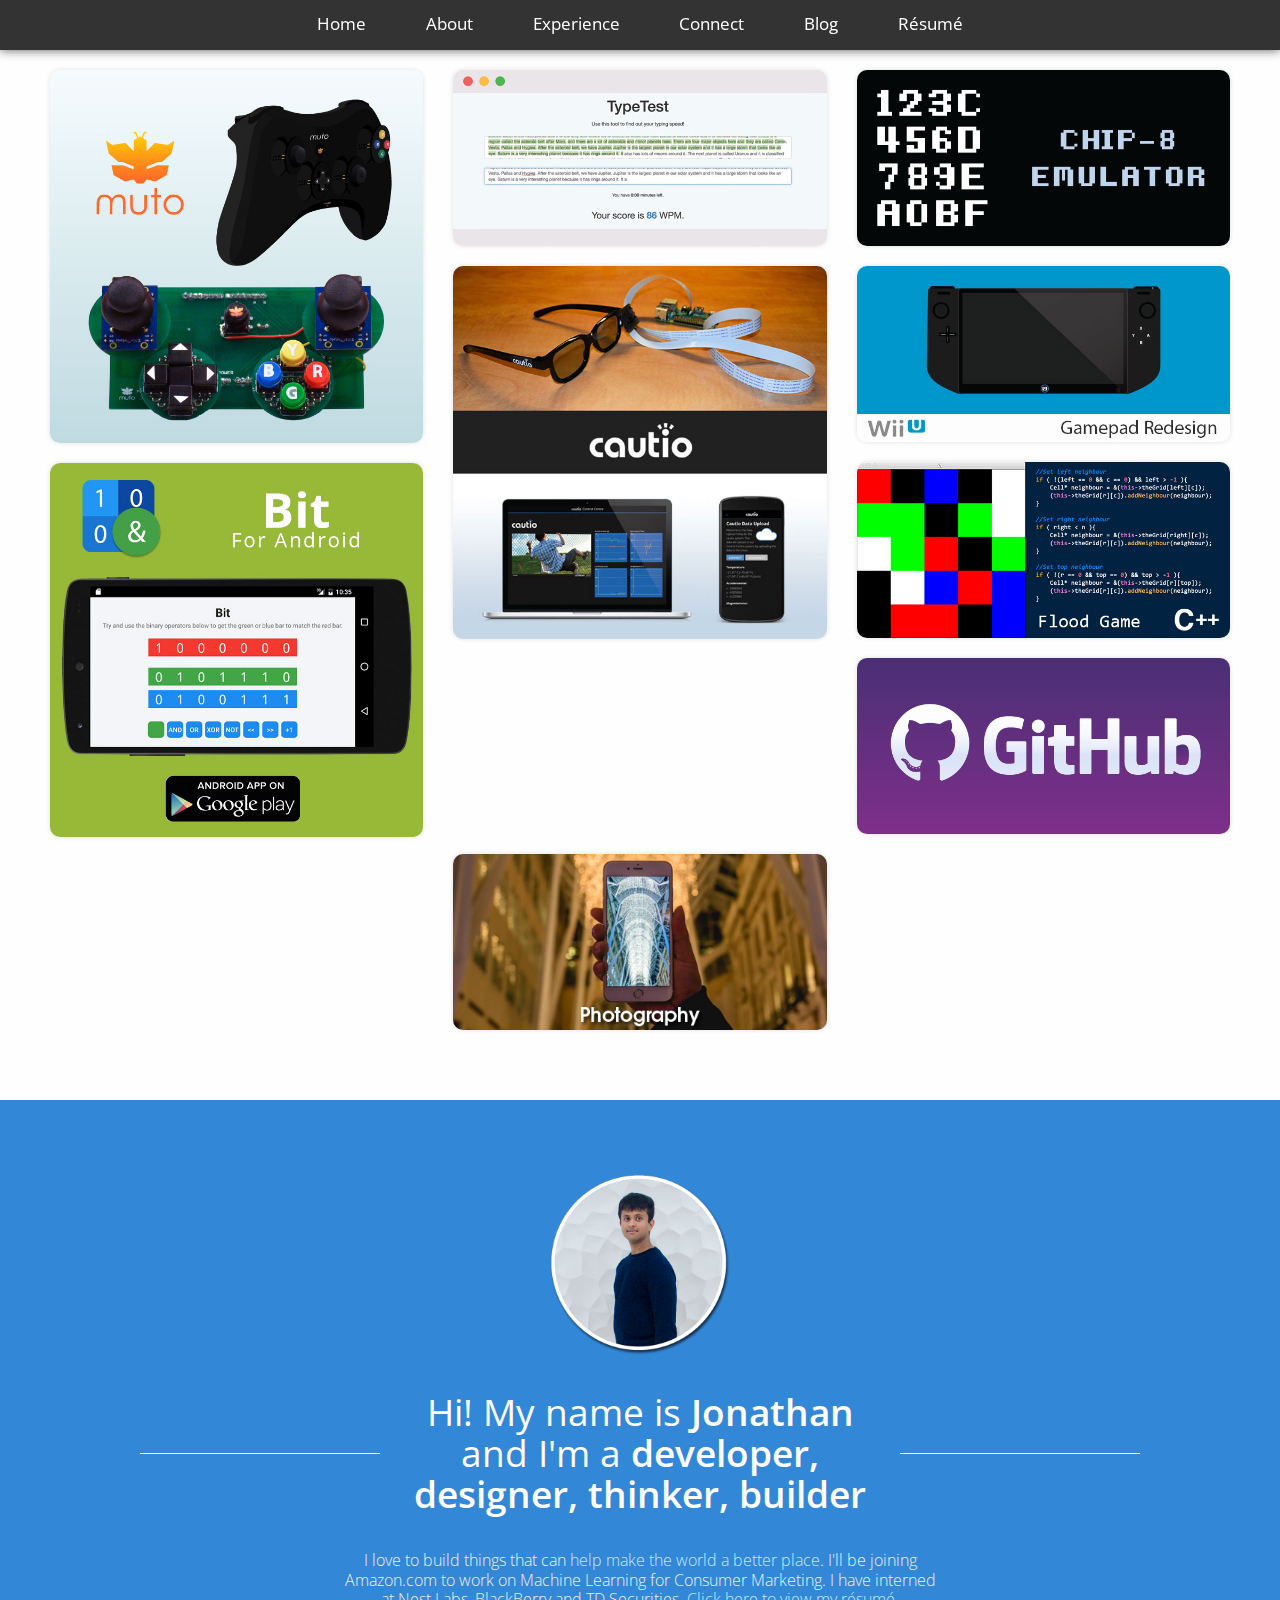
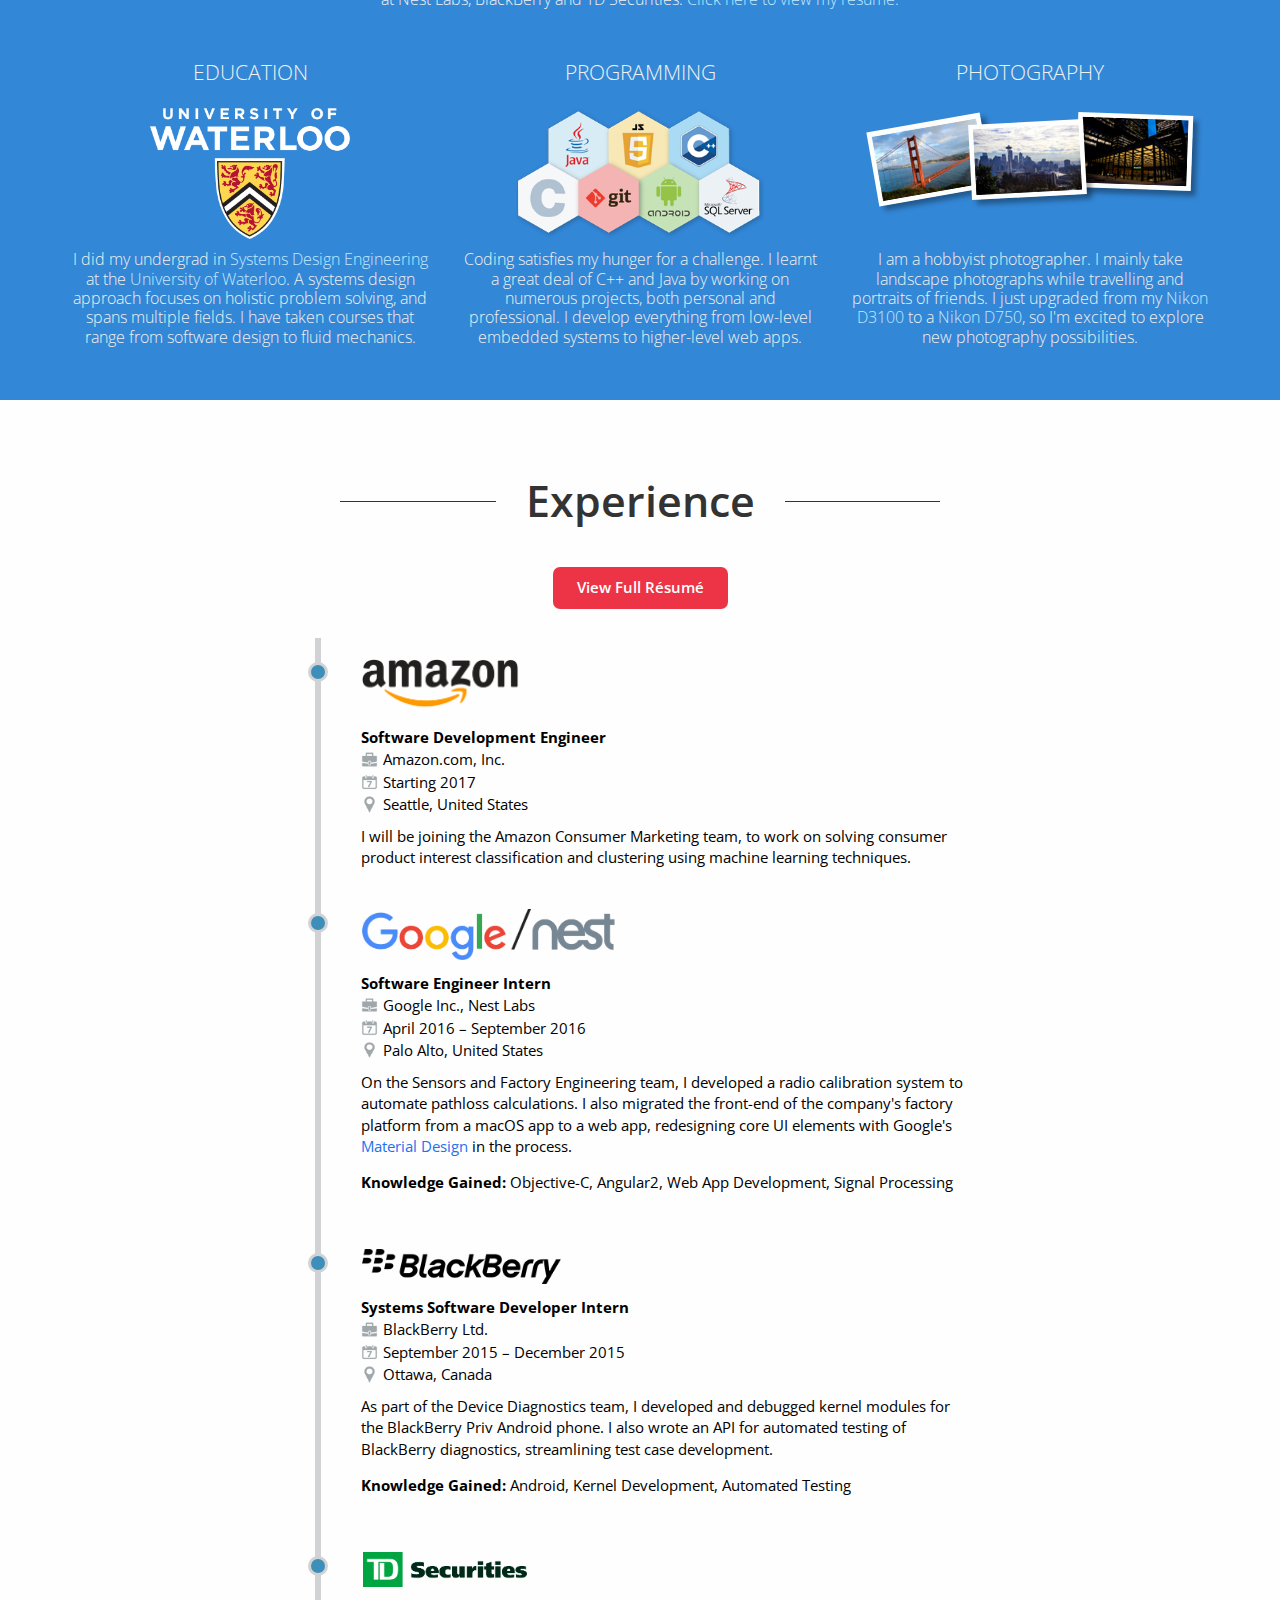
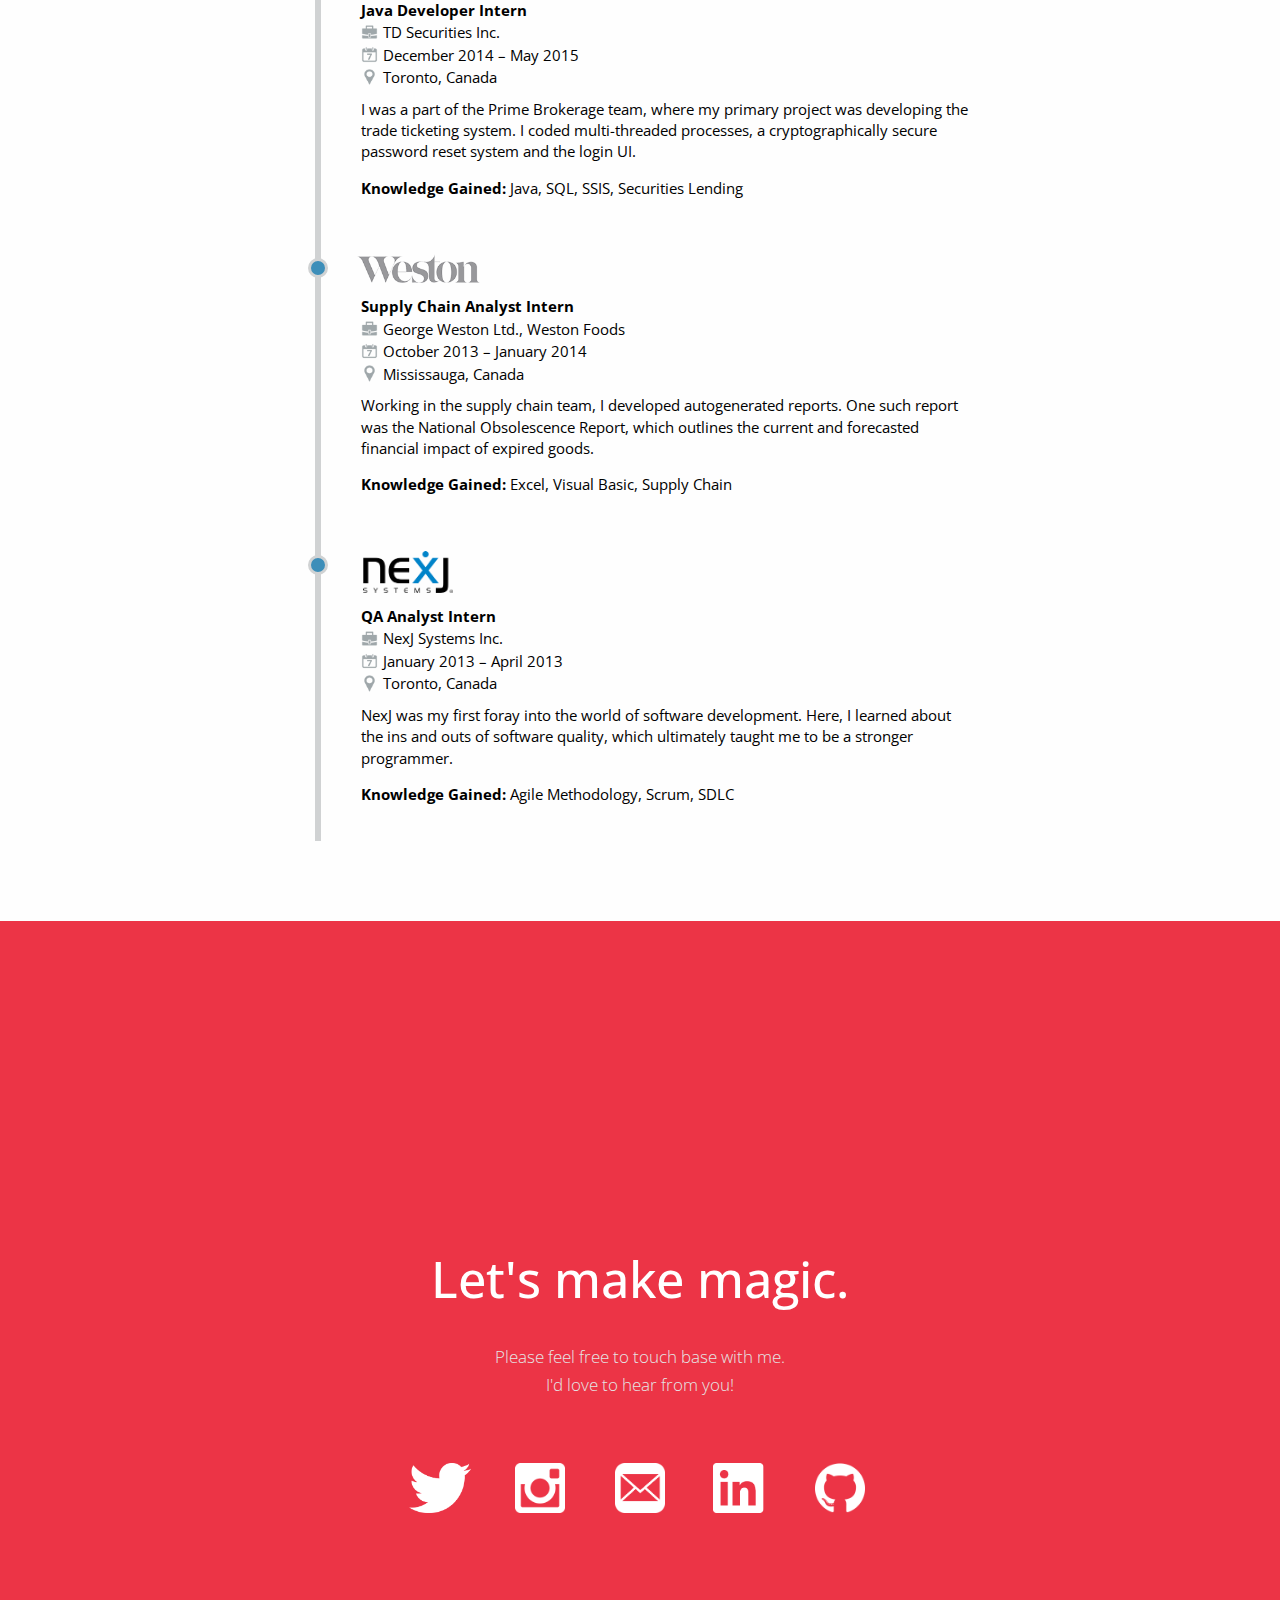
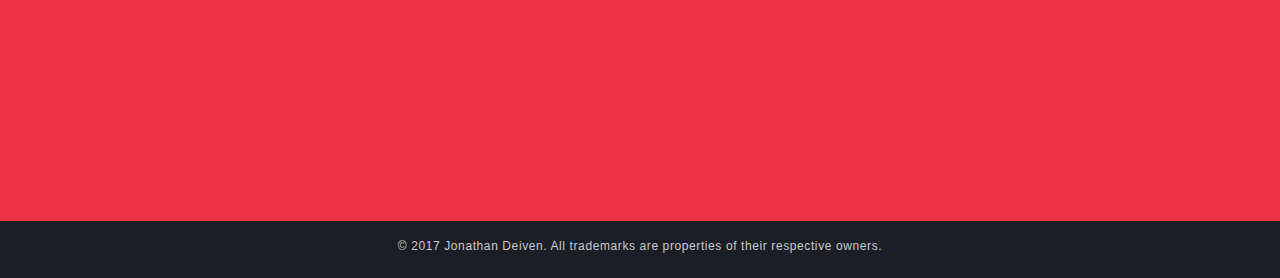
<file: index.html>
<!DOCTYPE html>

<html>
    <!--HEAD-->
    <head>
        <!--[if lt IE 9]>
            <script src="http://html5shim.googlecode.com/svn/trunk/html5.js"></script>
            <script src="http://css3-mediaqueries-js.googlecode.com/svn/trunk/css3-mediaqueries.js"></script>
            <style>
                .rotate{ display: none; } 
                .IE-rotate{ display: inline;  }
            </style>
        <![endif]-->

        <title>Jonathan Deiven</title> 
        <link rel="icon" type="image/png" href="images/favicon_jd.ico">
        <meta charset="UTF-8"> 
        <meta name="viewport" content="width=device-width, initial-scale=1">   
        <meta name="google-site-verification" content="uqRq5xILmmK9qWKN9dld6R32_vgWzF7cSRkQwlwO6WU" />
        <meta name="description" content="A product designer and software developer hailing from the University of Waterloo.">
        <meta name="keywords" content="CS, Software, Waterloo, University, NexJ, Weston, TD, Development, Systems Design, SYDE, Engineering, Jonathan, Deiven, Deivendram, Jonathan Deiven, Jonathan Deivendram">
        <meta name="author" content="Jonathan Deiven">

        <!-- Bootstrap -->
        <link href="https://maxcdn.bootstrapcdn.com/bootstrap/3.3.5/css/bootstrap.min.css" rel="stylesheet">

        <!-- HTML5 shim and Respond.js for IE8 support of HTML5 elements and media queries -->
        <!-- WARNING: Respond.js doesn't work if you view the page via file:// -->
        <!--[if lt IE 9]>
            <script src="https://oss.maxcdn.com/html5shiv/3.7.2/html5shiv.min.js"></script>
            <script src="https://oss.maxcdn.com/respond/1.4.2/respond.min.js"></script>
        <![endif]-->

        <!--CSS STYLESHEETS-->  
        <link rel="stylesheet" type="text/css" href="vendor/simple-text-rotator/simpletextrotator.css" media="screen">
        <link rel="stylesheet" type="text/css" href="css/normalize.css" media="screen">
        <link rel="stylesheet" type="text/css" href="css/style.css" media="screen">
        <link rel="stylesheet" type="text/css" href="css/quake.css" media="screen">
        
        
        <!--JAVASCRIPTS-->
        <script src="http://ajax.googleapis.com/ajax/libs/jquery/1.10.2/jquery.min.js"></script>
        <script src="vendor/simple-text-rotator/jquery.simple-text-rotator.js"></script>
        <script src="js/main.js"></script>
        <script src="js/pagescroll.js"></script>

        <!--FONTS-->
        <link href='http://fonts.googleapis.com/css?family=Open+Sans:400,800,700,600,300' rel='stylesheet' type='text/css'>

        <!--GOOGLE ANALYTICS-->
        <script>
            (function(i,s,o,g,r,a,m){i['GoogleAnalyticsObject']=r;i[r]=i[r]||function(){
            (i[r].q=i[r].q||[]).push(arguments)},i[r].l=1*new Date();a=s.createElement(o),
             m=s.getElementsByTagName(o)[0];a.async=1;a.src=g;m.parentNode.insertBefore(a,m)
             })(window,document,'script','//www.google-analytics.com/analytics.js','ga');

            ga('create', 'UA-42109521-1', 'auto');
            ga('send', 'pageview');
        </script>
    </head>

    <!--BODY-->
    <body>
        <header>
            <nav class="navbar" id="navbar">
                <ul class="nav whitefont">
                    <!--Desktop Menu-->
                    <a class="nocolor-link desktop-link" href="#home"><li class="nav-li">Home</li></a><span class="navspace"></span>
                    <a class="nocolor-link desktop-link" href="#about"><li class="nav-li">About</li></a><span class="navspace"></span>
                    <a class="nocolor-link desktop-link" href="#experience"><li class="nav-li">Experience</li></a><span class="navspace"></span>
                    <a class="nocolor-link desktop-link" href="#contact"><li class="nav-li">Connect</li></a><span class="navspace"></span>
                    <a class="nocolor-link desktop-link" href="blog"><li class="nav-li">Blog</li></a><span class="navspace"></span>
                    <a class="nocolor-link desktop-link" href="documents/resume.pdf" target="_newtab"><li class="nav-li">R&eacute;sum&eacute;</li></a></span>
                    <img id="mobile-icon" class="mobile-icon" src="images/mobile-menu.png">

                    <!--Mobile Menu-->
                    <br><br>
                    <a class="nocolor-link" href="#home" onclick="menuOff()"><li class="mobile-menu-link">Home</li></a>
                    <hr class="mobile-break">
                    <a class="nocolor-link" href="#about" onclick="menuOff()"><li class="mobile-menu-link">About</li></a>
                    <hr class="mobile-break">
                    <a class="nocolor-link" href="#experience" onclick="menuOff()"><li class="mobile-menu-link">Experience</li></a>
                    <hr class="mobile-break">
                    <a class="nocolor-link" href="#contact" onclick="menuOff()"><li class="mobile-menu-link">Connect</li></a>
                    <hr class="mobile-break">
                    <a class="nocolor-link" href="blog"><li class="mobile-menu-link">Blog</li></a>
                    <hr class="mobile-break">
                    <a class="nocolor-link" href="documents/resume.pdf" target="_newtab"><li class="mobile-menu-link">R&eacute;sum&eacute;</li></a>
                </ul>
            </nav>
        </header>

        <!--HOME-->
        <section id="home">
            <br>
            <div class="icon-container">
                <div class="row">
                    <div class="col-sm-6 col-md-4 col-xs-offset-10 icon-grid">
                        <a href="blog/muto"><img src="images/hero-muto.jpg" class="icon center-block"></a>
                        
                        <a href="http://play.google.com/store/apps/details?id=com.jonathandeiven.bit"><img src="images/hero-android.jpg" class="icon center-block"></a>
                    </div>

                    <div class="col-md-4">
                        <div class="row">
                            <div class="col-sm-6 col-md-12 col-xs-offset-10 icon-grid">
                                <a href="typetest"><img src="images/hero-typetest.jpg" class="icon center-block"></a>                            
                            </div>
                            <div class="col-sm-6 col-md-12 col-xs-offset-10 icon-grid">
                                <a href="blog/cautio"><img src="images/hero-cautio.jpg" class="icon center-block"></a>
                            </div>
                        </div>
                    </div>

                    <div class="col-sm-6 col-md-4 col-xs-offset-10 icon-grid">
                        
                        <a href="https://github.com/jonathandeiven/CHIP8-Emulator"><img src="images/hero-chip8.png" class="icon center-block"></a>
                        <a href="blog/gamepad"><img src="images/hero-gamepad.jpg" class="icon center-block"></a>
                    </div>
                    <div class="col-sm-6 col-md-4 col-xs-offset-10 icon-grid">
                        <a href="https://github.com/jonathandeiven/Flood"><img src="images/hero-flood.jpg" class="icon center-block"></a>
                    </div>
                    <div class="col-sm-6 col-md-4 col-xs-offset-10 icon-grid">
                        <a href="https://github.com/jonathandeiven"><img src="images/hero-github.png" class="icon center-block"></a>
                    </div>
                    <div class="col-sm-6 col-md-4 col-xs-offset-10 icon-grid">
                        <a href="https://www.flickr.com/photos/jonathandeiven/albums/"><img src="images/hero-photo.jpg" class="icon center-block"></a>
                    </div>
                </div>
            </div>       
        </section>
        
        <!--ABOUT ME-->
        <section id="about">
            <img class="abouthero" src="images/jd.png" align="center">
            <div class="aboutcontainer">
                <div class="abouttitlecontainer">
                    <p class="abouttitle">Hi! My name is <b>Jonathan</b> and I'm a <b><span class="rotate">developer, designer, thinker, builder</span></b><span class="IE-rotate">developer</span></p>
                </div>
            </div>

            <p class="aboutcontent aboutdesc">I love to build things that can <a href="blog/cautio.html" target="__newtab" class="aboutlink">help make the world a better place</a>. I'll be joining Amazon.com to work on Machine Learning for Consumer Marketing. I have interned at Nest Labs, BlackBerry and TD Securities. <a href="documents/resume.pdf" target="__newtab" class="aboutlink">Click here to view my résumé.</a></p>

            <div class="container">
                <div class="row">
                    <div class="col-md-4">
                        <h2 class="aboutheader">EDUCATION<h2>
                        <div class="about-img-container">
                            <img src="images/uw-logo.png" class="aboutimg img-uw">
                        </div>
                        <p class="aboutcontent aboutcol">I did my undergrad in <a href="https://uwaterloo.ca/systems-design-engineering/" class="aboutlink">Systems Design Engineering</a> at the <a href="https://uwaterloo.ca/" class="aboutlink">University of Waterloo</a>. A systems design approach focuses on holistic problem solving, and spans multiple fields. I have taken courses that range from software design to fluid mechanics.</p>
                    </div>

                    <div class="col-md-4">
                        <h2 class="aboutheader">PROGRAMMING<h2>
                        <div class="about-img-container">
                            <img src="images/about-prog.png" class="aboutimg img-prog">
                        </div>
                        <p class="aboutcontent aboutcol">Coding satisfies my hunger for a challenge. I learnt a great deal of C++ and Java by working on numerous projects, both personal and professional. I develop everything from low-level embedded systems to higher-level web apps.</p>
                    </div>

                    <div class="col-md-4">
                        <h2 class="aboutheader">PHOTOGRAPHY<h2>
                        <div class="about-img-container about-photo-container" id="about-photo-container">
                            <a href="https://www.flickr.com/photos/jonathandeiven/31797295255/in/album-72157674237916934/" target="_newtab"><img src="images/photo-california.jpg" class="img-photo1 shake1"></a>
                            <a href="https://www.flickr.com/photos/jonathandeiven/31681035791/in/album-72157674237916934/" target="_newtab"><img src="images/photo-seattle.jpg" class="img-photo2 shake2"></a>
                            <a href="https://www.flickr.com/photos/jonathandeiven/32015655592/in/album-72157675147067373/" target="_newtab"><img src="images/photo-toronto.jpg" class="img-photo3 shake2"></a>
                        </div>
                        <p class="aboutcontent aboutcol">I am a hobbyist photographer. I mainly take landscape photographs while travelling and portraits of friends. I just upgraded from my <a href="https://www.flickr.com/photos/jonathandeiven/albums/72157674237916934" target="__newtab" class="aboutlink">Nikon D3100</a> to a <a href="https://www.flickr.com/photos/jonathandeiven/sets/72157675147067373" target="__newtab" class="aboutlink">Nikon D750</a>, so I'm excited to explore new photography possibilities.</p>
                    </div>
                </div>
            </div>
        </section>

        <!--EXPERIENCE-->
        <section id="experience">
            <div class="experiencecontainer">
                <div class="experiencetitlecontainer">
                    <p class="experiencetitle">Experience</p>
                </div>
            </div>
            <a class="resume-button" href="documents/resume.pdf" target="_newtab">View Full Résumé</a>
            <div class="timeline">
                <div class="timeline-line">
                    <article class="timeline-item group">
                        <header class="timeline-info">
                            <div class="timeline-circle">
                                <img src="images/timeline-amazon.png" class="timeline-logo amazon"><br>
                                <strong>Software Development Engineer</strong><br>
                                <img src="images/timeline-job.png" class="timeline-icon">Amazon.com, Inc.<br>
                                <img src="images/timeline-date.png" class="timeline-icon">Starting 2017<br>
                                <img src="images/timeline-map.png" class="timeline-icon">Seattle, United States
                            </div>
                            I will be joining the Amazon Consumer Marketing team, to work on solving consumer product interest classification and clustering using machine learning techniques.
                            <!--<p><strong>Knowledge Gained:</strong> Objective-C, Angular2, Web App Development, Signal Processing</p>-->
                        </header>
                    </article>

                    <article class="timeline-item group">
                        <header class="timeline-info">
                            <div class="timeline-circle">
                                <img src="images/timeline-nest.png" class="timeline-logo nest"><br>
                                <strong>Software Engineer Intern</strong><br>
                                <img src="images/timeline-job.png" class="timeline-icon">Google Inc., Nest Labs<br>
                                <img src="images/timeline-date.png" class="timeline-icon">April 2016 &ndash; September 2016<br>
                                <img src="images/timeline-map.png" class="timeline-icon">Palo Alto, United States
                            </div>
                            On the Sensors and Factory Engineering team, I developed a radio calibration system to automate pathloss calculations. I also migrated the front-end of the company's factory platform from a macOS app to a web app, redesigning core UI elements with Google's <a href="https://material.google.com/" class="timeline-link">Material Design</a> in the process.
                            <p><strong>Knowledge Gained:</strong> Objective-C, Angular2, Web App Development, Signal Processing</p>
                            <!--<p><strong>Knowledge Gained:</strong> Product Manufacturing</p>-->
                        </header>
                    </article>

                    <article class="timeline-item group">
                        <header class="timeline-info">
                            <div class="timeline-circle">
                                <img src="images/timeline-blackberry.png" class="timeline-logo blackberry"><br>
                                <strong>Systems Software Developer Intern</strong><br>
                                <img src="images/timeline-job.png" class="timeline-icon">BlackBerry Ltd.<br>
                                <img src="images/timeline-date.png" class="timeline-icon">September 2015 &ndash; December 2015<br>
                                <img src="images/timeline-map.png" class="timeline-icon">Ottawa, Canada
                            </div>
                            As part of the Device Diagnostics team, I developed and debugged kernel modules for the BlackBerry Priv Android phone. I also wrote an API for automated testing of BlackBerry diagnostics, streamlining test case development.
                            <p><strong>Knowledge Gained:</strong> Android, Kernel Development, Automated Testing</p>
                        </header>
                    </article>

                    <article class="timeline-item group">
                        <header class="timeline-info">
                            <div class="timeline-circle">
                                <img src="images/timeline-td.png" class="timeline-logo td"><br>
                                <strong>Java Developer Intern</strong><br>
                                <img src="images/timeline-job.png" class="timeline-icon">TD Securities Inc.<br>
                                <img src="images/timeline-date.png" class="timeline-icon">December 2014 &ndash; May 2015<br>
                                <img src="images/timeline-map.png" class="timeline-icon">Toronto, Canada
                            </div>
                            I was a part of the Prime Brokerage team, where my primary project was developing the trade ticketing system. I coded multi-threaded processes, a cryptographically secure password reset system and the login UI.
                            <p><strong>Knowledge Gained:</strong> Java, SQL, SSIS, Securities Lending</p>
                        </header>
                    </article>

                    <article class="timeline-item group">
                        <header class="timeline-info">
                            <div class="timeline-circle">
                                <img src="images/timeline-weston.png" class="timeline-logo weston"><br>
                                <strong>Supply Chain Analyst Intern</strong><br>
                                <img src="images/timeline-job.png" class="timeline-icon">George Weston Ltd., Weston Foods<br>
                                <img src="images/timeline-date.png" class="timeline-icon">October 2013 &ndash; January 2014<br>
                                <img src="images/timeline-map.png" class="timeline-icon">Mississauga, Canada
                            </div>
                            Working in the supply chain team, I developed autogenerated reports. One such report was the National Obsolescence Report, which outlines the current and forecasted financial impact of expired goods.
                            <p><strong>Knowledge Gained:</strong> Excel, Visual Basic, Supply Chain</p>
                        </header>
                    </article>

                    <article class="timeline-item group">
                        <header class="timeline-info">
                            <div class="timeline-circle">
                                <img src="images/timeline-nexj.png" class="timeline-logo nexj"><br>
                                <strong>QA Analyst Intern</strong><br>
                                <img src="images/timeline-job.png" class="timeline-icon">NexJ Systems Inc.<br>
                                <img src="images/timeline-date.png" class="timeline-icon">January 2013 &ndash; April 2013<br>
                                <img src="images/timeline-map.png" class="timeline-icon">Toronto, Canada
                            </div>
                            NexJ was my first foray into the world of software development. Here, I learned about the ins and outs of software quality, which ultimately taught me to be a stronger programmer.
                            <p><strong>Knowledge Gained:</strong> Agile Methodology, Scrum, SDLC</p>
                        </header>
                    </article>
                </div>
            </div>
            <br><br><br><br>
        </section>

        <!--CONNECT-->
        <section id="contact">
            <div id="centeredsection">
                <h1 class="contacttitle white">Let's make magic.</h1>    
                <div class="contact-subheader">
                    Please feel free to touch base with me.<br>I'd love to hear from you!
                <div class="contacttablepadding"></div>      
            </div>      

            <table class="contacttable" align="center" >
                <td><a class="twitter" href="https://twitter.com/JonathanDeiven" target="_newtab"></a></td>
                <td><a class="instagram" href="https://instagram.com/jonathandeiven" target="_newtab"></a></td>
                <td><a class="email" href="mailto:jdeivend@uwaterloo.ca"></a></td>
                <td><a class="linkedin" href="https://linkedin.com/in/jonathandeiven" target="_newtab"></a></td>
                <td><a class="github" href="https://www.github.com/jonathandeiven" target="_newtab"></a></td>
            </table>            
        </section>

        <!--COPYRIGHT-->
        <div class="copyright">
            &copy; 2017 Jonathan Deiven. All trademarks are properties of their respective owners.
        </div>
    </body>   
</html>
</file>
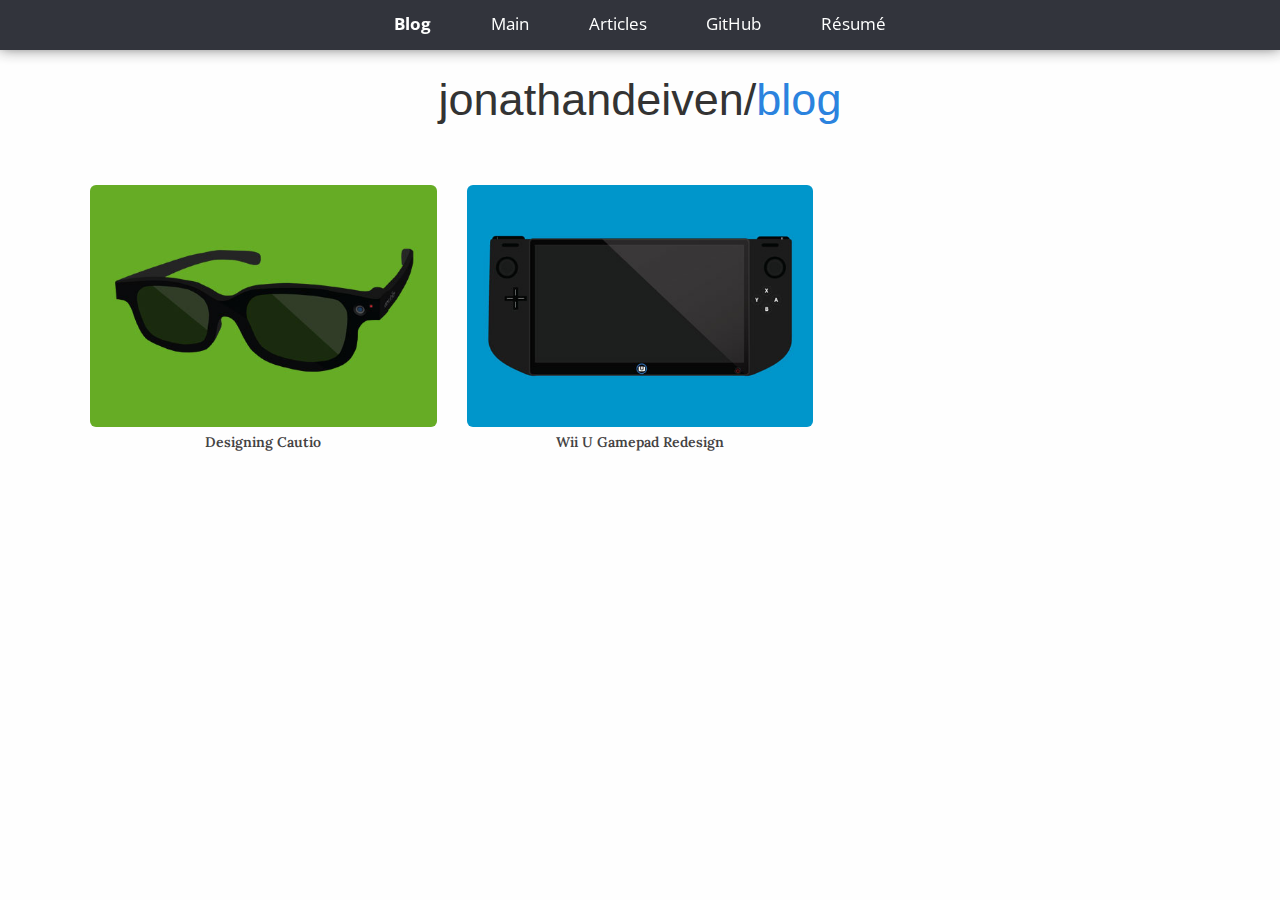
<file: blog/index.html>
<!DOCTYPE html>
<html lang="en">
	<head>
		<meta charset="utf-8">
		<meta http-equiv="X-UA-Compatible" content="IE=edge">
		<meta name="viewport" content="width=device-width, initial-scale=1">
		<title>Jonathan Deiven &mdash; Blog</title>
		<link rel="icon" type="image/png" href="../images/favicon_jd.ico">
		<meta name="description" content="Design and technology blog.">
        <meta name="keywords" content="CS, Software, Waterloo, University, NexJ, Weston, TD, Development, Systems Design, SYDE, Engineering, Jonathan, Deiven, Jonathan Deiven, Jonathan Deivendram">

		<!-- Bootstrap -->
		<link href="https://maxcdn.bootstrapcdn.com/bootstrap/3.3.5/css/bootstrap.min.css" rel="stylesheet">

		<!-- HTML5 shim and Respond.js for IE8 support of HTML5 elements and media queries -->
		<!-- WARNING: Respond.js doesn't work if you view the page via file:// -->
		<!--[if lt IE 9]>
			<script src="https://oss.maxcdn.com/html5shiv/3.7.2/html5shiv.min.js"></script>
			<script src="https://oss.maxcdn.com/respond/1.4.2/respond.min.js"></script>
		<![endif]-->

		<!-- CSS Stylesheets -->
		<link href="css/style.css" rel="stylesheet">

		<!-- FONTS -->
		<link href='https://fonts.googleapis.com/css?family=Open+Sans:600,400' rel='stylesheet' type='text/css'>
		<link href='https://fonts.googleapis.com/css?family=Lora:400,600' rel='stylesheet' type='text/css'>

		<!--GOOGLE ANALYTICS-->
		<script>
			(function(i,s,o,g,r,a,m){i['GoogleAnalyticsObject']=r;i[r]=i[r]||function(){
			(i[r].q=i[r].q||[]).push(arguments)},i[r].l=1*new Date();a=s.createElement(o),
			m=s.getElementsByTagName(o)[0];a.async=1;a.src=g;m.parentNode.insertBefore(a,m)
			})(window,document,'script','//www.google-analytics.com/analytics.js','ga');

			ga('create', 'UA-42109521-1', 'auto');
			ga('send', 'pageview');
		</script>
	</head>
	<body>
		<header>
            <nav class="navbar" id="navbar">
                <ul class="nav whitefont">
                    <!--Desktop Menu-->
                    <a class="nocolor-link desktop-link strong" href="/blog"><li class="nav-li"><b>Blog</b></li></a><span class="navspace"></span>
                    <a class="nocolor-link desktop-link" href="/"><li class="nav-li">Main</li></a><span class="navspace"></span>
                    <a class="nocolor-link desktop-link" href="https://medium.com/@jonathandeiven"><li class="nav-li">Articles</li></a><span class="navspace"></span>
                    <a class="nocolor-link desktop-link" href="https://github.com/jonathandeiven"><li class="nav-li">GitHub</li></a><span class="navspace"></span>
                    <a class="nocolor-link desktop-link" href="../documents/resume.pdf" target="_newtab"><li class="nav-li">R&eacute;sum&eacute;</li></a></span>
                    <img id="mobile-icon" class="mobile-icon" src="images/mobile-menu.png">

                    <!--Mobile Menu-->
                    <br><br>
                    <a class="nocolor-link" href="/blog"><li class="mobile-menu-link">Blog</li></a>
                    <hr class="mobile-break">
                    <a class="nocolor-link" href="/"><li class="mobile-menu-link">Main</li></a>
                    <hr class="mobile-break">
                    <a class="nocolor-link" href="https://medium.com/@jonathandeiven"><li class="mobile-menu-link">Articles</li></a>
                    <hr class="mobile-break">
                    <a class="nocolor-link" href="https://github.com/jonathandeiven"><li class="mobile-menu-link">GitHub</li></a>
                    <hr class="mobile-break">
                    <a class="nocolor-link" href="../documents/resume.pdf" target="_newtab"><li class="mobile-menu-link">R&eacute;sum&eacute;</li></a>
                </ul>
            </nav>
        </header>

		<h1 class="blog-title">jonathandeiven/<span class="blog-highlight">blog</span></h1>

		<div class="icon-container">
			<div class="row">
  				<div class="col-sm-6 col-md-4 col-xs-offset-10 icon-grid hero-icon">
  					<a href="cautio"><img src="images/icon-cautio.jpg" class="icon center-block">
  					<span class="icon-caption center-block">Designing Cautio</span></a>
  				</div>

  				<div class="col-sm-6 col-md-4 col-xs-offset-10 icon-grid hero-icon">
  					<a href="gamepad"><img src="images/icon-wiiu.jpg" class="icon center-block"><span class="icon-caption center-block">Wii U Gamepad Redesign</span></a>
  				</div>

  				<!--<div class="col-sm-6 col-md-4 col-xs-offset-10 icon-grid hero-icon">
  					<a href="coop"><img src="images/icon-coop.jpg" class="icon center-block"><span class="icon-caption center-block">Why co-op?</span></a>
  				</div>-->
			</div>
		</div>

		<!--JavaScripts-->
		<script src="https://ajax.googleapis.com/ajax/libs/jquery/1.11.3/jquery.min.js"></script>
		<script src="js/main.js"></script>
	
	</body>
</html>
</file>
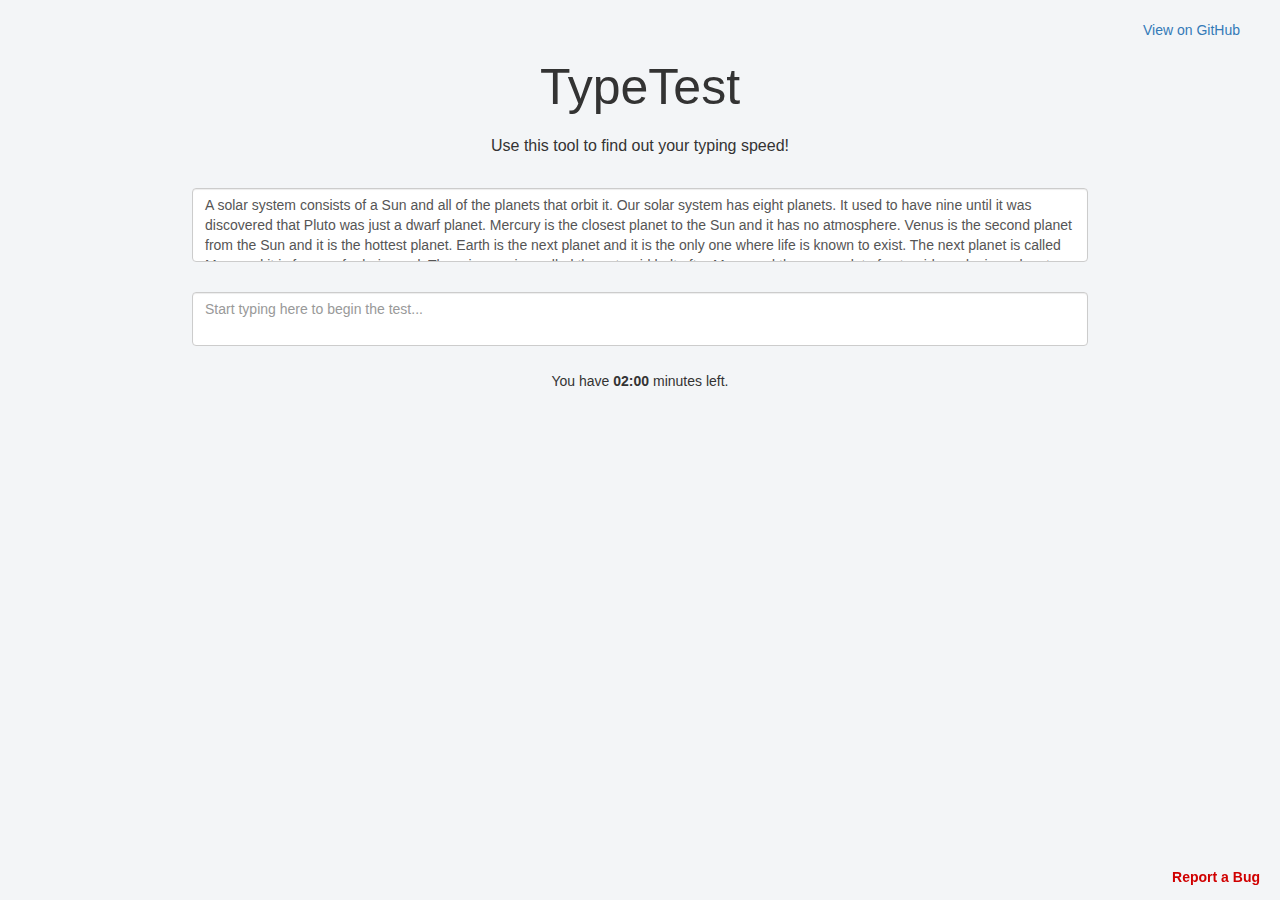
<file: typetest/index.html>
<!DOCTYPE html>
<html lang="en">
	<head>
		<meta charset="utf-8">
		<meta http-equiv="X-UA-Compatible" content="IE=edge">
		<meta name="viewport" content="width=device-width, initial-scale=1">
		<title>TypeTest</title>

		<!-- Bootstrap -->
		<link href="https://maxcdn.bootstrapcdn.com/bootstrap/3.3.5/css/bootstrap.min.css" rel="stylesheet">

		<!-- CSS Stylesheets -->
		<link href="css/style.css" rel="stylesheet">
		<link href="vendor/highlightTextarea/jquery.highlighttextarea.css" rel="stylesheet">

		<!-- HTML5 shim and Respond.js for IE8 support of HTML5 elements and media queries -->
		<!-- WARNING: Respond.js doesn't work if you view the page via file:// -->
		<!--[if lt IE 9]>
			<script src="https://oss.maxcdn.com/html5shiv/3.7.2/html5shiv.min.js"></script>
			<script src="https://oss.maxcdn.com/respond/1.4.2/respond.min.js"></script>
		<![endif]-->

		<!--GOOGLE ANALYTICS-->
		<script>
			(function(i,s,o,g,r,a,m){i['GoogleAnalyticsObject']=r;i[r]=i[r]||function(){
			(i[r].q=i[r].q||[]).push(arguments)},i[r].l=1*new Date();a=s.createElement(o),
			m=s.getElementsByTagName(o)[0];a.async=1;a.src=g;m.parentNode.insertBefore(a,m)
			})(window,document,'script','//www.google-analytics.com/analytics.js','ga');

			ga('create', 'UA-42109521-1', 'auto');
			ga('send', 'pageview');
		</script>
	</head>
	<body>
		
		<div align="right" class="gitbtn">
			<a class="github-button gitbtn" href="https://github.com/jonathandeiven/typetest" data-style="mega" aria-label="Download jonathandeiven/speedtest on GitHub">View on GitHub</a>
		</div>

		<h1 class="title">TypeTest</h1>
		<p class="instructions">Use this tool to find out your typing speed!</p>

		<div class="typebox">
			<textarea id="storytext" name="storytext" class="form-control" type="text" readonly="readonly" rows="3"></textarea>
		</div>

		<div class="typebox">
			<textarea id="usertext" name="usertext" type="text" class="form-control" rows="2" placeholder="Start typing here to begin the test..."></textarea>
		</div>

		<div class="timer">You have <span id="time" class="timerTime">02:00</span> minutes left.</div>

		<div id="resultsContainer">
			<p class="results">Your score is <span id="score" class="resultsWPM"></span> WPM.</p>

			<p id="mistakesContainer"><span class = "mistakesTitle">Your mistakes were: </span><span id="mistakes" class="mistakes"></span></p>

			<p class="question">What does WPM mean?</p>
			<p class="answers">WPM stands for "Words Per Minute", and it is the average number of words you are able to type in one minute.</p>

			<p class="question">How can I get a higher WPM?</p>
			<p class="answers">Practice. :)</p>
		</div>

		<a class="bug" href="https://github.com/jonathandeiven/TypeTest/issues">Report a Bug</p>

		<!--JavaScripts-->
		<script async defer id="github-bjs" src="https://buttons.github.io/buttons.js"></script>
		<script src="https://ajax.googleapis.com/ajax/libs/jquery/1.11.3/jquery.min.js"></script>
		<script src="vendor/highlightTextarea/jquery.highlighttextarea.min.js"></script>
		<script src="js/typescript.js"></script>
		<script src="js/timer.js"></script>
		
	</body>
</html>
</file>
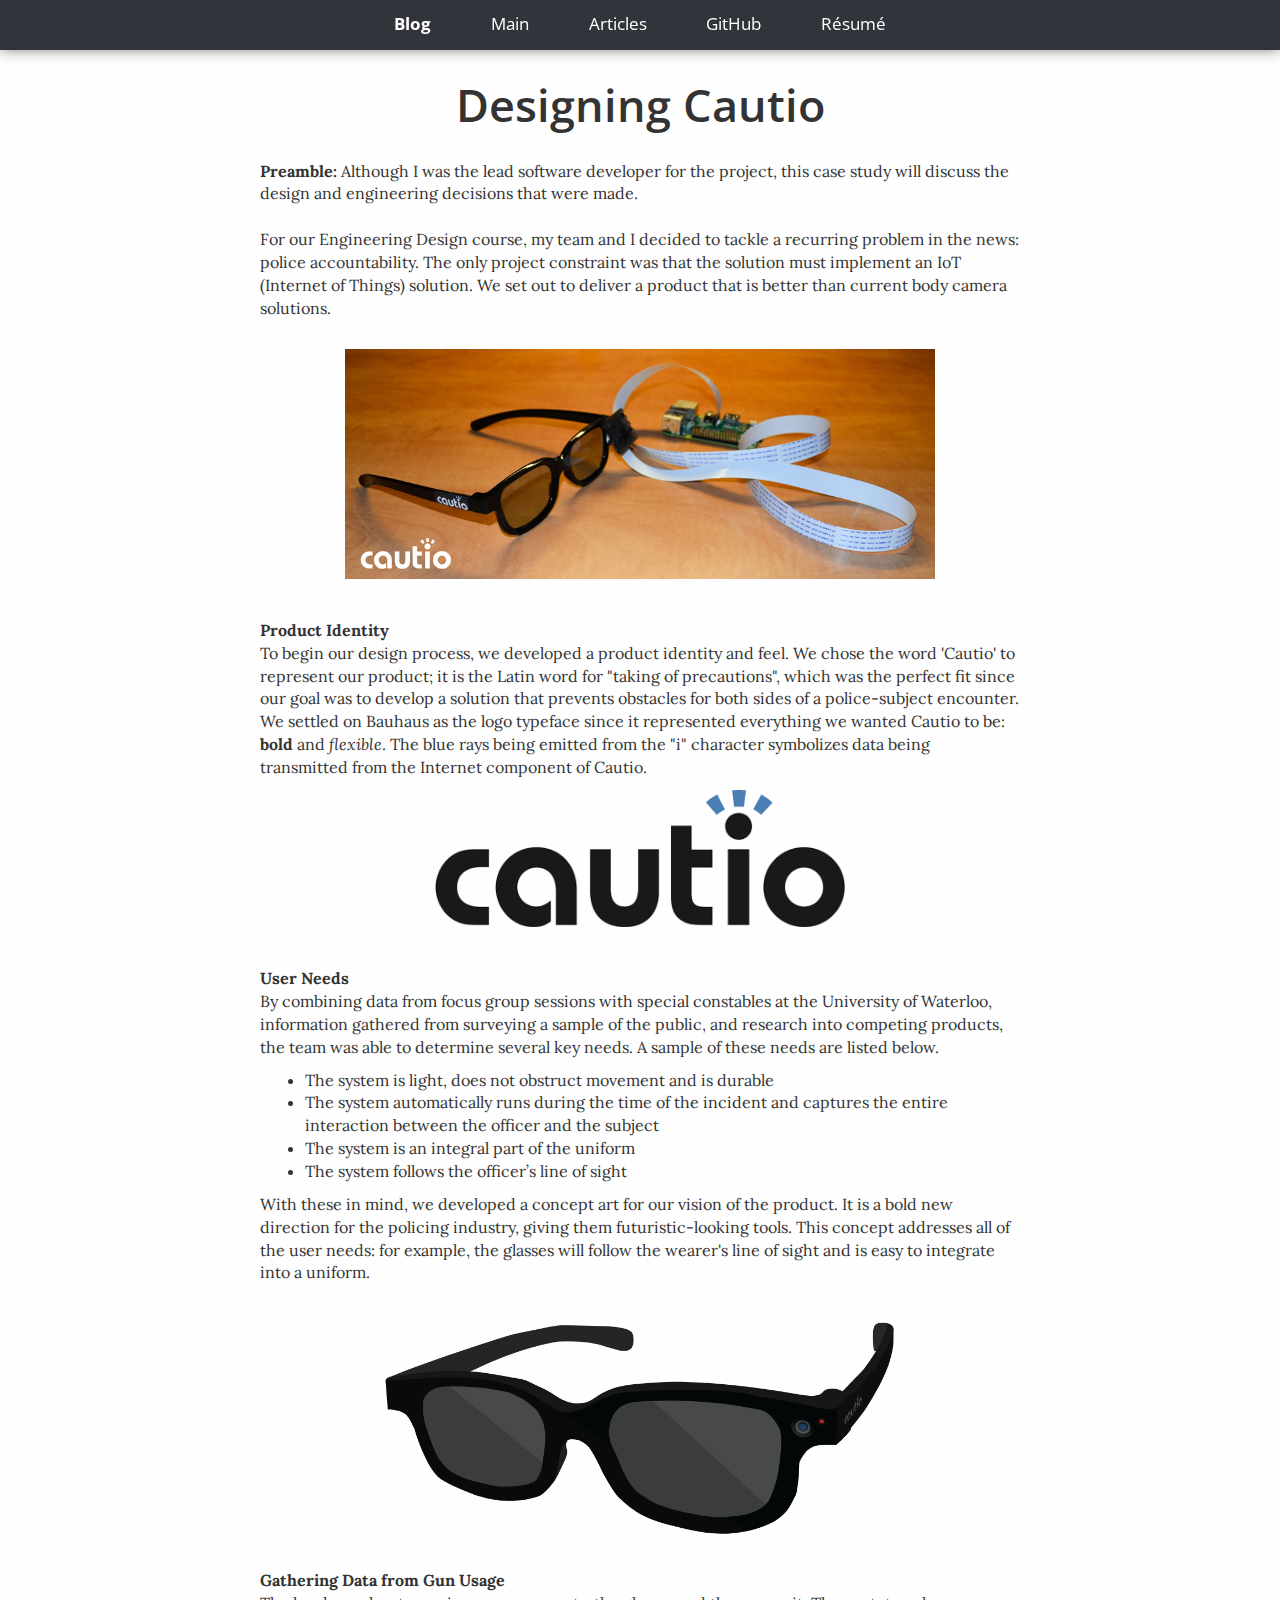
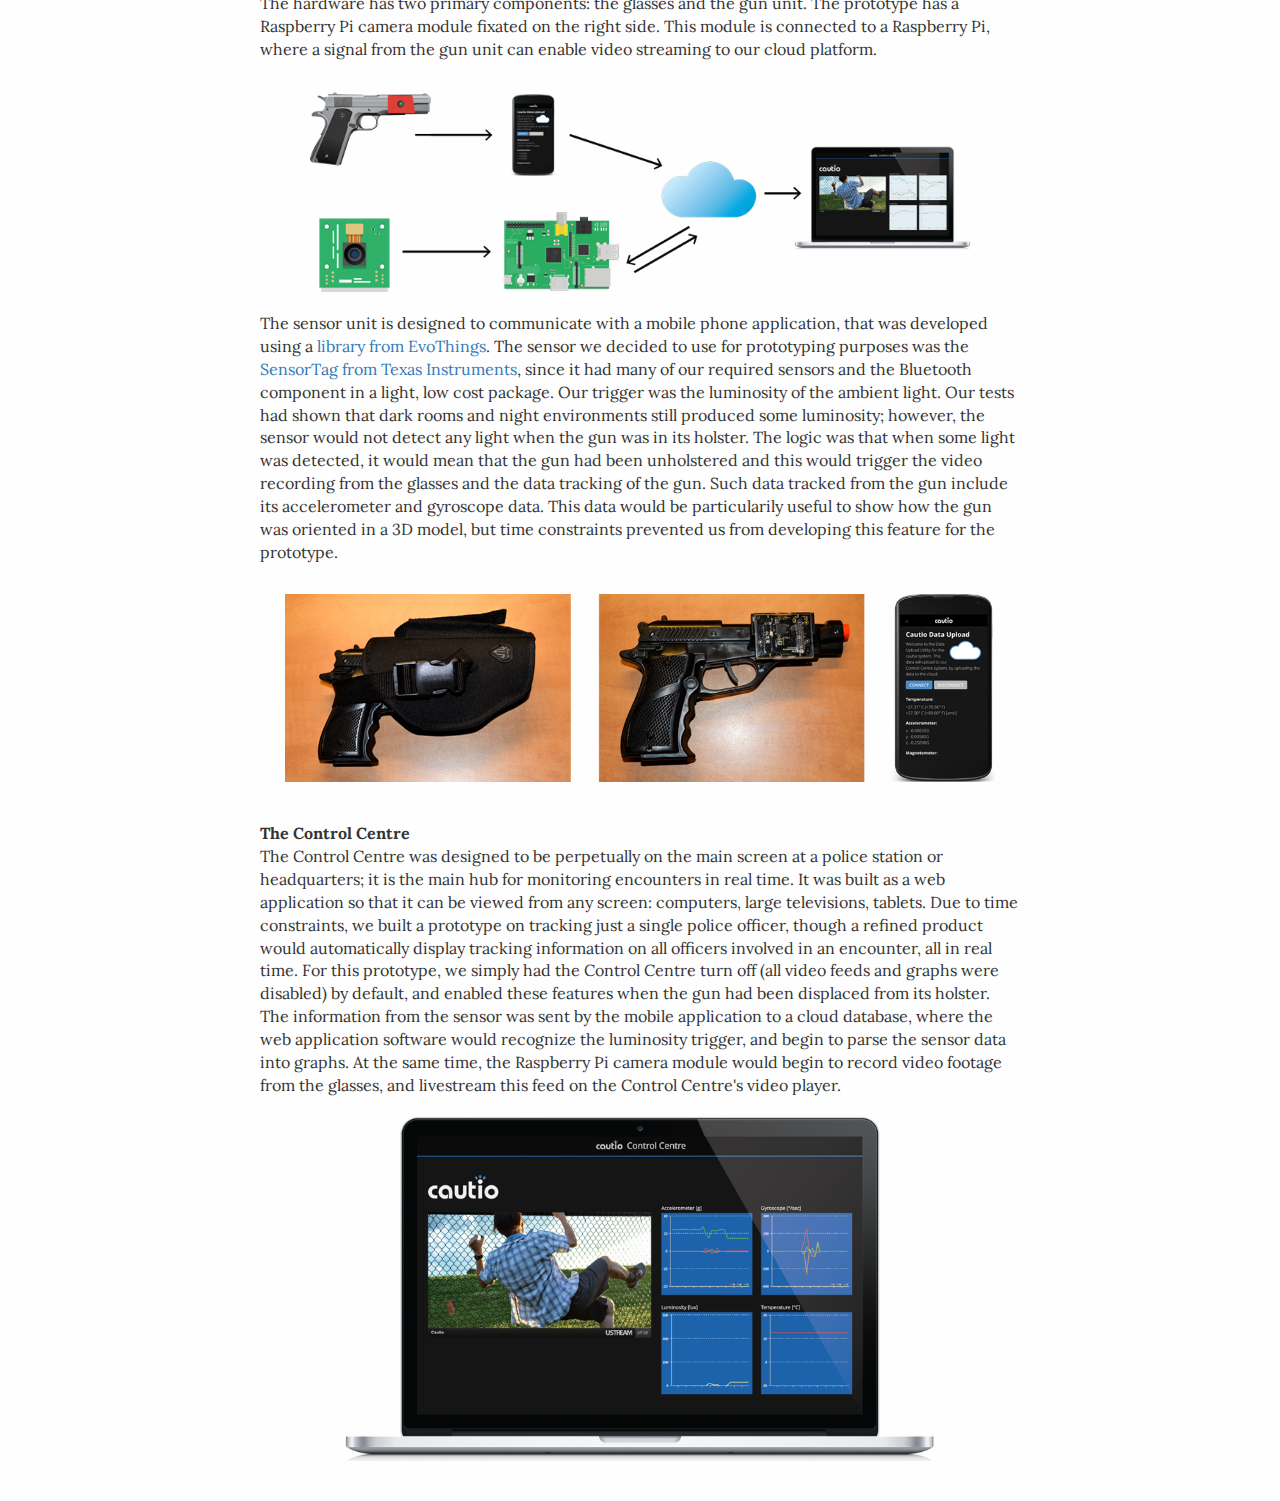
<file: blog/cautio.html>
<!DOCTYPE html>
<html lang="en">
	<head>
		<meta charset="utf-8">
		<meta http-equiv="X-UA-Compatible" content="IE=edge">
		<meta name="viewport" content="width=device-width, initial-scale=1">
		<title>Blog &mdash; Designing Cautio</title>
		<link rel="icon" type="image/png" href="../images/favicon_jd.ico">

		<!-- Bootstrap -->
		<link href="https://maxcdn.bootstrapcdn.com/bootstrap/3.3.5/css/bootstrap.min.css" rel="stylesheet">

		<link href='https://fonts.googleapis.com/css?family=Open+Sans:600,400' rel='stylesheet' type='text/css'>
		<link href='https://fonts.googleapis.com/css?family=Lora:400,400italic,700,700italic' rel='stylesheet' type='text/css'>

		<!-- CSS Stylesheets -->
		<link href="css/style.css" rel="stylesheet">


		<!-- HTML5 shim and Respond.js for IE8 support of HTML5 elements and media queries -->
		<!-- WARNING: Respond.js doesn't work if you view the page via file:// -->
		<!--[if lt IE 9]>
			<script src="https://oss.maxcdn.com/html5shiv/3.7.2/html5shiv.min.js"></script>
			<script src="https://oss.maxcdn.com/respond/1.4.2/respond.min.js"></script>
		<![endif]-->

		<!--GOOGLE ANALYTICS-->
		<script>
			(function(i,s,o,g,r,a,m){i['GoogleAnalyticsObject']=r;i[r]=i[r]||function(){
			(i[r].q=i[r].q||[]).push(arguments)},i[r].l=1*new Date();a=s.createElement(o),
			m=s.getElementsByTagName(o)[0];a.async=1;a.src=g;m.parentNode.insertBefore(a,m)
			})(window,document,'script','//www.google-analytics.com/analytics.js','ga');

			ga('create', 'UA-42109521-1', 'auto');
			ga('send', 'pageview');
		</script>
	</head>
	<body>

		<header>
            <nav class="navbar" id="navbar">
                <ul class="nav whitefont">
                    <!--Desktop Menu-->
                    <a class="nocolor-link desktop-link strong" href="/blog"><li class="nav-li"><b>Blog</b></li></a><span class="navspace"></span>
                    <a class="nocolor-link desktop-link" href="/"><li class="nav-li">Main</li></a><span class="navspace"></span>
                    <a class="nocolor-link desktop-link" href="https://medium.com/@jonathandeiven"><li class="nav-li">Articles</li></a><span class="navspace"></span>
                    <a class="nocolor-link desktop-link" href="https://github.com/jonathandeiven"><li class="nav-li">GitHub</li></a><span class="navspace"></span>
                    <a class="nocolor-link desktop-link" href="../documents/resume.pdf" target="_newtab"><li class="nav-li">R&eacute;sum&eacute;</li></a></span>
                    <img id="mobile-icon" class="mobile-icon" src="images/mobile-menu.png">

                    <!--Mobile Menu-->
                    <br><br>
                    <a class="nocolor-link" href="/blog"><li class="mobile-menu-link">Blog</li></a>
                    <hr class="mobile-break">
                    <a class="nocolor-link" href="/"><li class="mobile-menu-link">Main</li></a>
                    <hr class="mobile-break">
                    <a class="nocolor-link" href="https://medium.com/@jonathandeiven"><li class="mobile-menu-link">Articles</li></a>
                    <hr class="mobile-break">
                    <a class="nocolor-link" href="https://github.com/jonathandeiven"><li class="mobile-menu-link">GitHub</li></a>
                    <hr class="mobile-break">
                    <a class="nocolor-link" href="../documents/resume.pdf" target="_newtab"><li class="mobile-menu-link">R&eacute;sum&eacute;</li></a>
                </ul>
            </nav>
        </header>

		<br><br><Br>

		<h1 class="title">Designing Cautio</h1><br>
		<p class="content"><b>Preamble: </b>Although I was the lead software developer for the project, this case study will discuss the design and engineering decisions that were made.
		<br><br>
		For our Engineering Design course, my team and I decided to tackle a recurring problem in the news: police accountability. The only project constraint was that the solution must implement an IoT (Internet of Things) solution. We set out to deliver a product that is better than current body camera solutions.</p>
		<br>
		<div class="image-container" style="max-width:670px">
			<img src="images/cautio-1.jpg" id="cautio-logo" alt="Cautio Logo">
		</div>
		<br><br>
		<p class="content"><b>Product Identity</b><br>
		To begin our design process, we developed a product identity and feel. We chose the word 'Cautio' to represent our product; it is the Latin word for "taking of precautions", which was the perfect fit since our goal was to develop a solution that prevents obstacles for both sides of a police-subject encounter. We settled on Bauhaus as the logo typeface since it represented everything we wanted Cautio to be: <b>bold</b> and <i>flexible</i>. The blue rays being emitted from the "i" character symbolizes data being transmitted from the Internet component of Cautio.</p>
		<div class="image-container" style="max-width:550px; padding: 0px 70px 0px 70px;">
			<img src="images/cautio-logo.png" id="cautio-logo">
		</div>
		<br><br>
		<p class="content"><b>User Needs</b><br>
		By combining data from focus group sessions with special constables at the University of Waterloo, information gathered from surveying a sample of the public, and research into competing products, the team was able to determine several key needs. A sample of these needs are listed below.</p>

		<ul class="content" style="padding-left:75px">
			<li>The system is light, does not obstruct movement and is durable</li>
			<li>The system automatically runs during the time of the incident and captures the entire
interaction between the officer and the subject</li>
			<li>The system is an integral part of the uniform</li>
			<li>The system follows the officer’s line of sight</li>
		</ul>

		<p class="content">With these in mind, we developed a concept art for our vision of the product. It is a bold new direction for the policing industry, giving them futuristic-looking tools. This concept addresses all of the user needs: for example, the glasses will follow the wearer's line of sight and is easy to integrate into a uniform.</p>

		<div class="image-container" style="max-width:630px;">
			<img src="images/cautio-2.png" id="cautio-logo">
		</div>
		<p class="content"><b>Gathering Data from Gun Usage</b><br>
		The hardware has two primary components: the glasses and the gun unit. The prototype has a Raspberry Pi camera module fixated on the right side. This module is connected to a Raspberry Pi, where a signal from the gun unit can enable video streaming to our cloud platform.</p><br>
		<div class="image-container" style="max-width:740px">
			<img src="images/cautio-3.png" id="cautio-logo">
		</div><br>
		<p class="content">The sensor unit is designed to communicate with a mobile phone application, that was developed using a <a href="http://evothings.com/doc/examples/ble-ti-sensortag-sensors.html">library from EvoThings</a>. The sensor we decided to use for prototyping purposes was the <a href="http://www.ti.com/ww/en/wireless_connectivity/sensortag2015/?INTC=SensorTag&HQS=sensortag">SensorTag from Texas Instruments</a>, since it had many of our required sensors and the Bluetooth component in a light, low cost package. Our trigger was the luminosity of the ambient light. Our tests had shown that dark rooms and night environments still produced some luminosity; however, the sensor would not detect any light when the gun was in its holster. The logic was that when some light was detected, it would mean that the gun had been unholstered and this would trigger the video recording from the glasses and the data tracking of the gun. Such data tracked from the gun include its accelerometer and gyroscope data. This data would be particularily useful to show how the gun was oriented in a 3D model, but time constraints prevented us from developing this feature for the prototype.</p>
		<br>
		<div class="image-container" style="max-width:790px">
			<img src="images/cautio-4.png" id="cautio-logo">
		</div>
		<br><br>
		<p class="content"><b>The Control Centre</b><br>
		The Control Centre was designed to be perpetually on the main screen at a police station or headquarters; it is the main hub for monitoring encounters in real time. It was built as a web application so that it can be viewed from any screen: computers, large televisions, tablets. Due to time constraints, we built a prototype on tracking just a single police officer, though a refined product would automatically display tracking information on all officers involved in an encounter, all in real time. For this prototype, we simply had the Control Centre turn off (all video feeds and graphs were disabled) by default, and enabled these features when the gun had been displaced from its holster. The information from the sensor was sent by the mobile application to a cloud database, where the web application software would recognize the luminosity trigger, and begin to parse the sensor data into graphs. At the same time, the Raspberry Pi camera module would begin to record video footage from the glasses, and livestream this feed on the Control Centre's video player.</p>
		<div class="image-container" style="max-width:680px">
			<img src="images/cautio-5.png" id="cautio-logo">
		</div>
		<br><br>

		<!--JavaScripts-->
		<script src="https://ajax.googleapis.com/ajax/libs/jquery/1.11.3/jquery.min.js"></script>
		<script src="js/main.js"></script>
	</body>
</html>
</file>
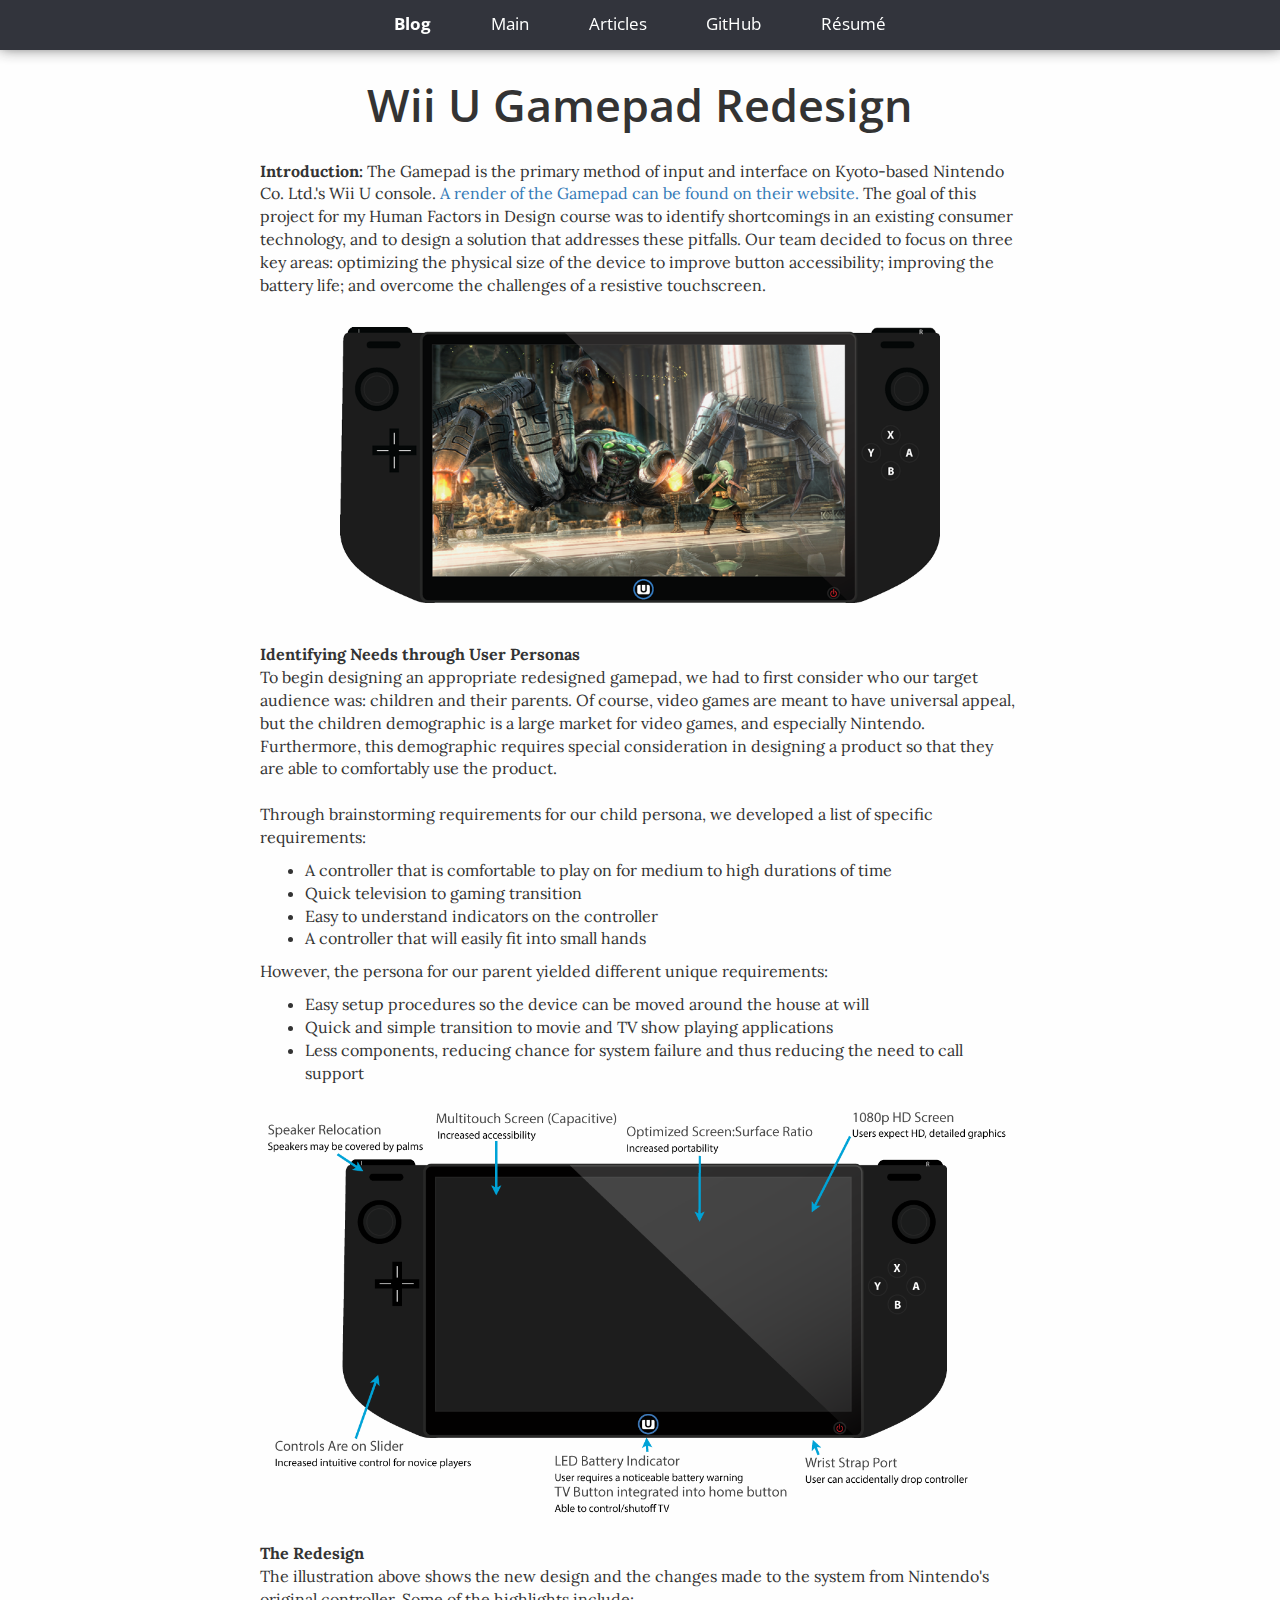
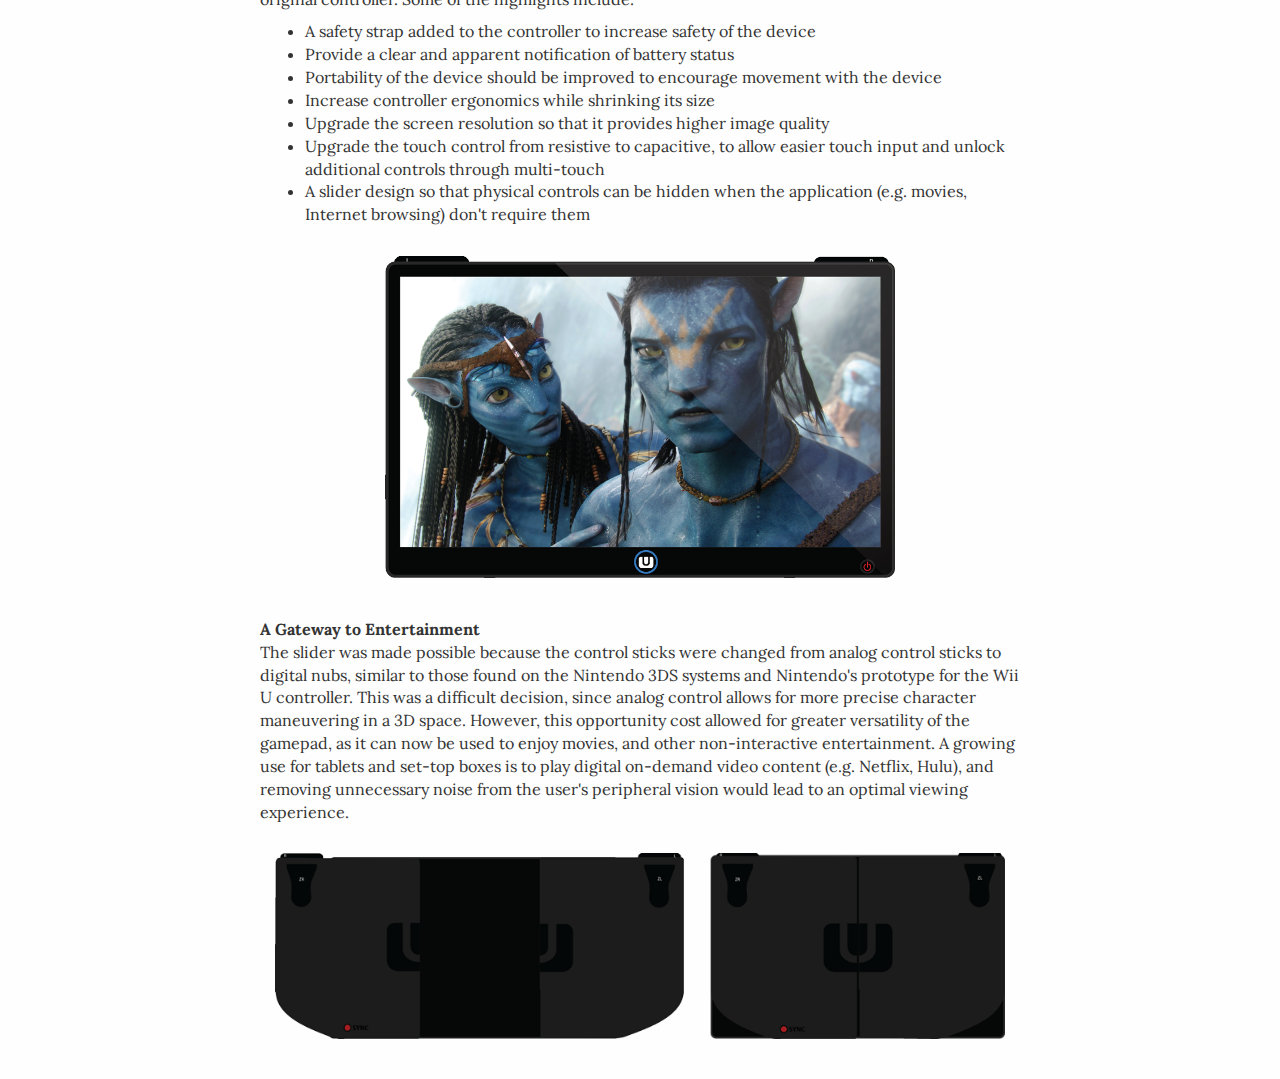
<file: blog/gamepad.html>
<!DOCTYPE html>
<html lang="en">
	<head>
		<meta charset="utf-8">
		<meta http-equiv="X-UA-Compatible" content="IE=edge">
		<meta name="viewport" content="width=device-width, initial-scale=1">
		<title>Blog &mdash; Gamepad Redesign</title>
		<link rel="icon" type="image/png" href="../images/favicon_jd.ico">

		<!-- Bootstrap -->
		<link href="https://maxcdn.bootstrapcdn.com/bootstrap/3.3.5/css/bootstrap.min.css" rel="stylesheet">

		<link href='https://fonts.googleapis.com/css?family=Open+Sans:600,400' rel='stylesheet' type='text/css'>
		<link href='https://fonts.googleapis.com/css?family=Lora:400,400italic,700,700italic' rel='stylesheet' type='text/css'>

		<!-- CSS Stylesheets -->
		<link href="css/style.css" rel="stylesheet">


		<!-- HTML5 shim and Respond.js for IE8 support of HTML5 elements and media queries -->
		<!-- WARNING: Respond.js doesn't work if you view the page via file:// -->
		<!--[if lt IE 9]>
			<script src="https://oss.maxcdn.com/html5shiv/3.7.2/html5shiv.min.js"></script>
			<script src="https://oss.maxcdn.com/respond/1.4.2/respond.min.js"></script>
		<![endif]-->

		<!--GOOGLE ANALYTICS-->
		<script>
			(function(i,s,o,g,r,a,m){i['GoogleAnalyticsObject']=r;i[r]=i[r]||function(){
			(i[r].q=i[r].q||[]).push(arguments)},i[r].l=1*new Date();a=s.createElement(o),
			m=s.getElementsByTagName(o)[0];a.async=1;a.src=g;m.parentNode.insertBefore(a,m)
			})(window,document,'script','//www.google-analytics.com/analytics.js','ga');

			ga('create', 'UA-42109521-1', 'auto');
			ga('send', 'pageview');
		</script>
	</head>
	<body>

		<header>
            <nav class="navbar" id="navbar">
                <ul class="nav whitefont">
                    <!--Desktop Menu-->
                    <a class="nocolor-link desktop-link strong" href="/blog"><li class="nav-li"><b>Blog</b></li></a><span class="navspace"></span>
                    <a class="nocolor-link desktop-link" href="/"><li class="nav-li">Main</li></a><span class="navspace"></span>
                    <a class="nocolor-link desktop-link" href="https://medium.com/@jonathandeiven"><li class="nav-li">Articles</li></a><span class="navspace"></span>
                    <a class="nocolor-link desktop-link" href="https://github.com/jonathandeiven"><li class="nav-li">GitHub</li></a><span class="navspace"></span>
                    <a class="nocolor-link desktop-link" href="../documents/resume.pdf" target="_newtab"><li class="nav-li">R&eacute;sum&eacute;</li></a></span>
                    <img id="mobile-icon" class="mobile-icon" src="images/mobile-menu.png">

                    <!--Mobile Menu-->
                    <br><br>
                    <a class="nocolor-link" href="/blog"><li class="mobile-menu-link">Blog</li></a>
                    <hr class="mobile-break">
                    <a class="nocolor-link" href="/"><li class="mobile-menu-link">Main</li></a>
                    <hr class="mobile-break">
                    <a class="nocolor-link" href="https://medium.com/@jonathandeiven"><li class="mobile-menu-link">Articles</li></a>
                    <hr class="mobile-break">
                    <a class="nocolor-link" href="https://github.com/jonathandeiven"><li class="mobile-menu-link">GitHub</li></a>
                    <hr class="mobile-break">
                    <a class="nocolor-link" href="../documents/resume.pdf" target="_newtab"><li class="mobile-menu-link">R&eacute;sum&eacute;</li></a>
                </ul>
            </nav>
        </header>

		<br><br><Br>

		<h1 class="title">Wii U Gamepad Redesign</h1><br>
		<p class="content"><b>Introduction: </b>The Gamepad is the primary method of input and interface on Kyoto-based Nintendo Co. Ltd.'s Wii U console. <a href="http://www.nintendo.com/wiiu/features">A render of the Gamepad can be found on their website.</a> The goal of this project for my Human Factors in Design course was to identify shortcomings in an existing consumer technology, and to design a solution that addresses these pitfalls. Our team decided to focus on three key areas: optimizing the physical size of the device to improve button accessibility; improving the battery life; and overcome the challenges of a resistive touchscreen.</p>
		<br>
		<div class="image-container" style="max-width:740px; padding: 0px 70px 0px 70px;">
			<img src="images/gamepad-1.png" id="cautio-logo">
		</div>
		<br><br>
		<p class="content"><b>Identifying Needs through User Personas</b><br>
		To begin designing an appropriate redesigned gamepad, we had to first consider who our target audience was: children and their parents. Of course, video games are meant to have universal appeal, but the children demographic is a large market for video games, and especially Nintendo. Furthermore, this demographic requires special consideration in designing a product so that they are able to comfortably use the product.<br><br>Through brainstorming requirements for our child persona, we developed a list of specific requirements:</p>
		<ul class="content" style="padding-left:75px">
			<li>A controller that is comfortable to play on for medium to high durations of time</li>
			<li>Quick television to gaming transition</li>
			<li>Easy to understand indicators on the controller</li>
			<li>A controller that will easily fit into small hands</li>
		</ul>
		<p class="content">However, the persona for our parent yielded different unique requirements:</p>
		<ul class="content" style="padding-left:75px">
			<li>Easy setup procedures so the device can be moved around the house at will</li>
			<li>Quick and simple transition to movie and TV show playing applications</li>
			<li>Less components, reducing chance for system failure and thus reducing the need to call support</li>
		</ul>
		<div class="image-container" style="max-width:900px; padding: 0px 70px 0px 70px;">
			<img src="images/gamepad-2.png" id="cautio-logo">
		</div>
		<br>
		<p class="content"><b>The Redesign</b><br>
		The illustration above shows the new design and the changes made to the system from Nintendo's original controller. Some of the highlights include:</p>
		<ul class="content" style="padding-left:75px">
			<li>A safety strap added to the controller to increase safety of the device</li>
			<li>Provide a clear and apparent notification of battery status</li>
			<li>Portability of the device should be improved to encourage movement with the device</li>
			<li>Increase controller ergonomics while shrinking its size</li>
			<li>Upgrade the screen resolution so that it provides higher image quality</li>
			<li>Upgrade the touch control from resistive to capacitive, to allow easier touch input and unlock additional controls through multi-touch</li>
			<li>A slider design so that physical controls can be hidden when the application (e.g. movies, Internet browsing) don't require them</li>
		</ul>
		<br>
		<div class="image-container" style="max-width:650px; padding: 0px 70px 0px 70px;">
			<img src="images/gamepad-3.png" id="cautio-logo">
		</div>
		<br><br>
		<p class="content"><b>A Gateway to Entertainment</b><br>
		The slider was made possible because the control sticks were changed from analog control sticks to digital nubs, similar to those found on the Nintendo 3DS systems and Nintendo's prototype for the Wii U controller. This was a difficult decision, since analog control allows for more precise character maneuvering in a 3D space. However, this opportunity cost allowed for greater versatility of the gamepad, as it can now be used to enjoy movies, and other non-interactive entertainment. A growing use for tablets and set-top boxes is to play digital on-demand video content (e.g. Netflix, Hulu), and removing unnecessary noise from the user's peripheral vision would lead to an optimal viewing experience.</p>
		<br>
		<div class="image-container" style="max-width:870px; padding: 0px 70px 0px 70px;">
			<img src="images/gamepad-4.png" id="cautio-logo">
		</div>
		<br><br>

		<!--JavaScripts-->
		<script src="https://ajax.googleapis.com/ajax/libs/jquery/1.11.3/jquery.min.js"></script>
		<script src="js/main.js"></script>
	</body>
</html>
</file>
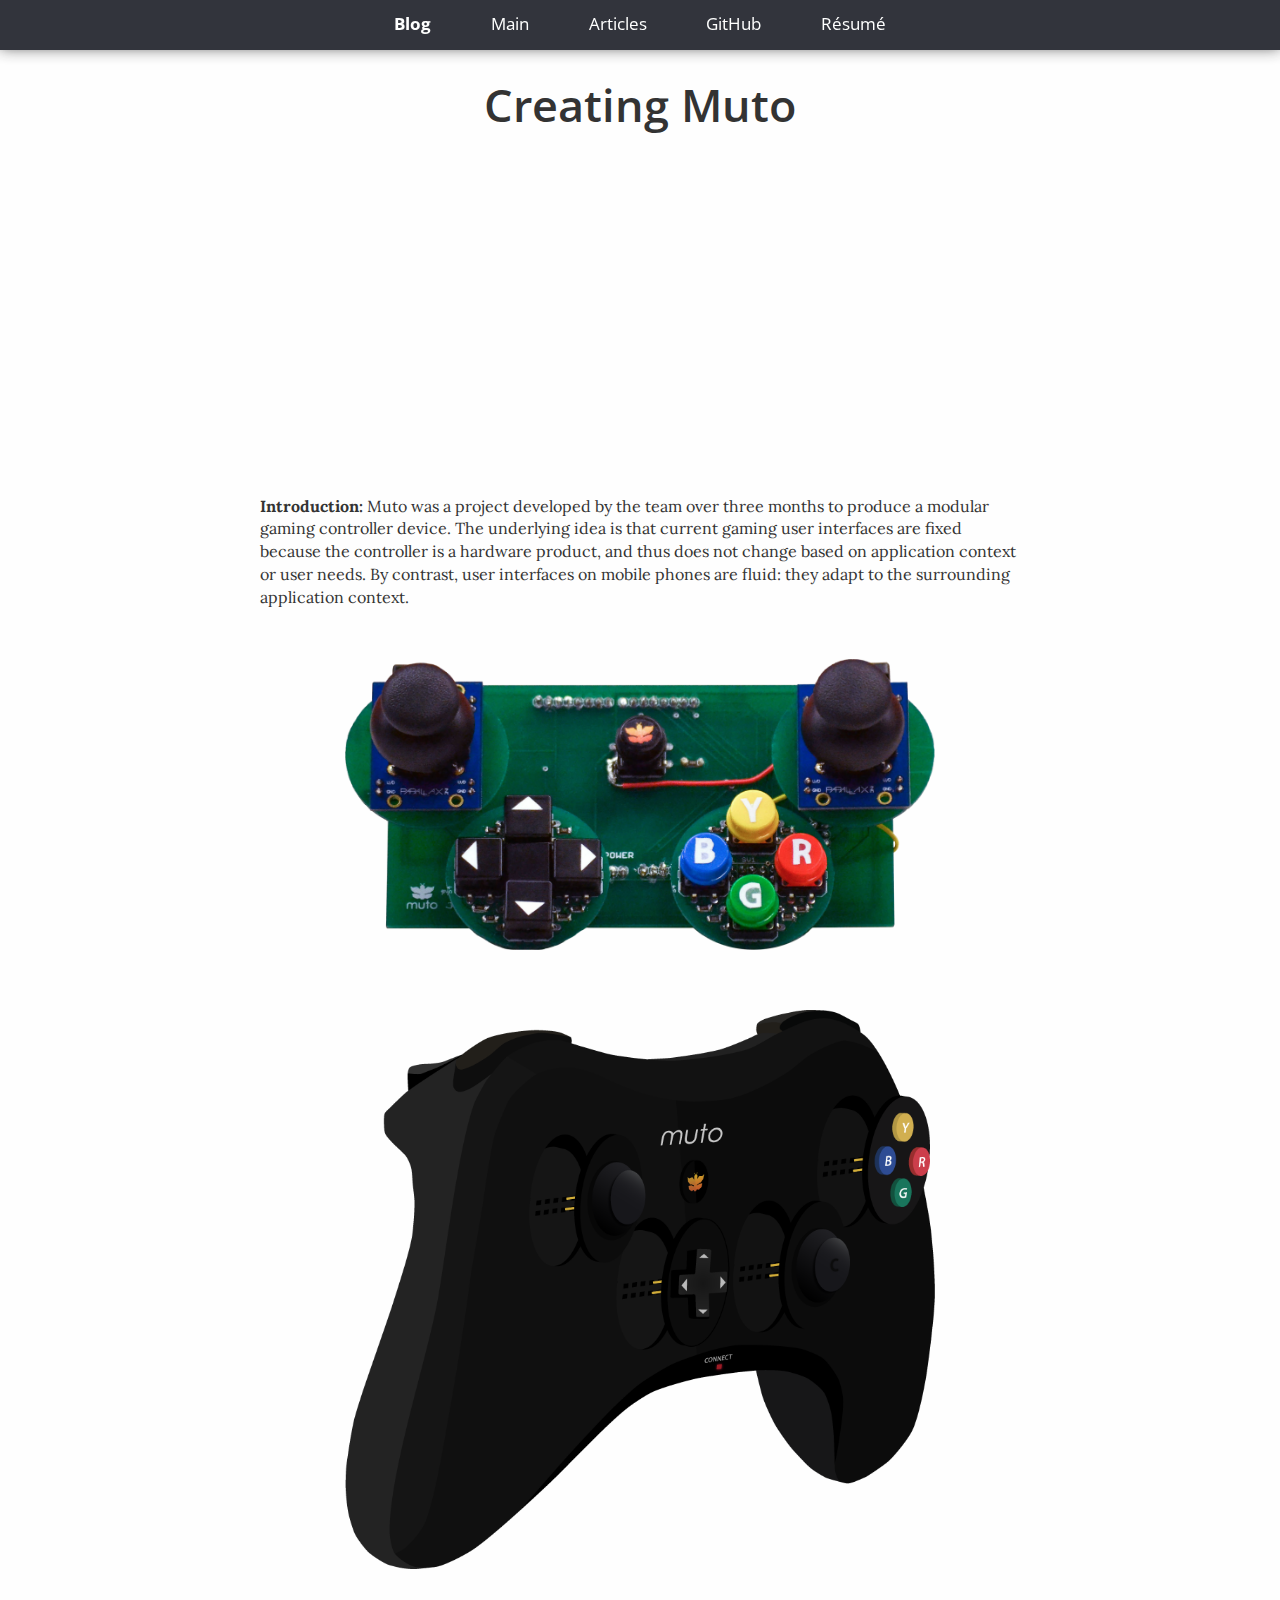
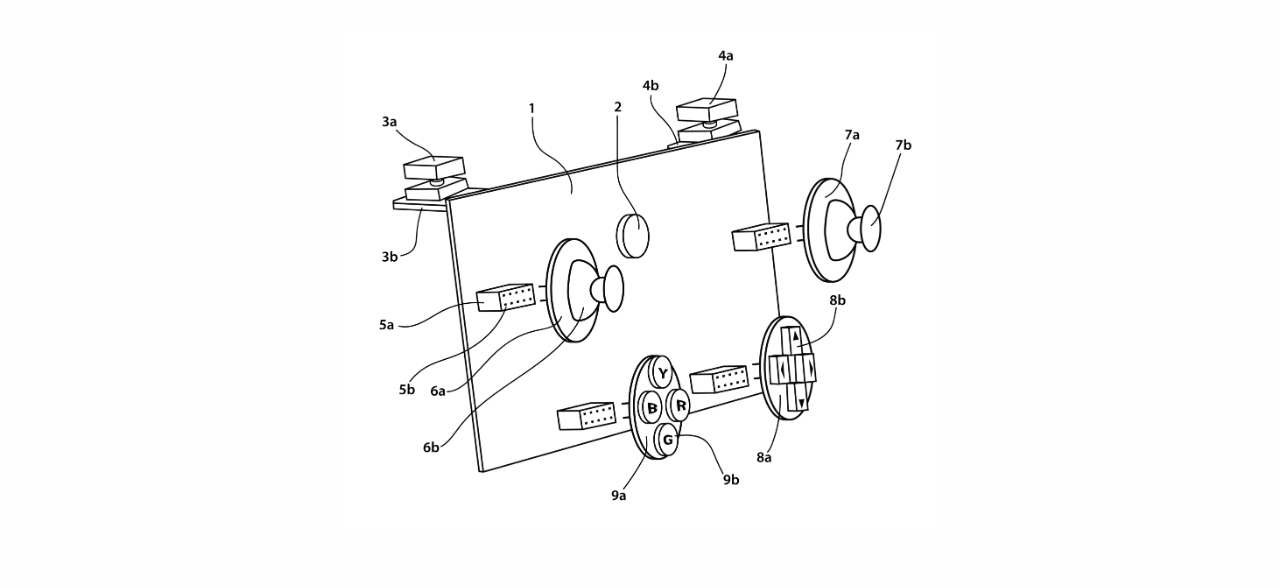
<file: blog/muto.html>
<!DOCTYPE html>
<html lang="en">
	<head>
		<meta charset="utf-8">
		<meta http-equiv="X-UA-Compatible" content="IE=edge">
		<meta name="viewport" content="width=device-width, initial-scale=1">
		<title>Blog &mdash; Creating Muto</title>
		<link rel="icon" type="image/png" href="../images/favicon_jd.ico">

		<!-- Bootstrap -->
		<link href="https://maxcdn.bootstrapcdn.com/bootstrap/3.3.5/css/bootstrap.min.css" rel="stylesheet">

		<link href='https://fonts.googleapis.com/css?family=Open+Sans:600,400' rel='stylesheet' type='text/css'>
		<link href='https://fonts.googleapis.com/css?family=Lora:400,400italic,700,700italic' rel='stylesheet' type='text/css'>

		<!-- CSS Stylesheets -->
		<link href="css/style.css" rel="stylesheet">


		<!-- HTML5 shim and Respond.js for IE8 support of HTML5 elements and media queries -->
		<!-- WARNING: Respond.js doesn't work if you view the page via file:// -->
		<!--[if lt IE 9]>
			<script src="https://oss.maxcdn.com/html5shiv/3.7.2/html5shiv.min.js"></script>
			<script src="https://oss.maxcdn.com/respond/1.4.2/respond.min.js"></script>
		<![endif]-->

		<!--GOOGLE ANALYTICS-->
		<script>
			(function(i,s,o,g,r,a,m){i['GoogleAnalyticsObject']=r;i[r]=i[r]||function(){
			(i[r].q=i[r].q||[]).push(arguments)},i[r].l=1*new Date();a=s.createElement(o),
			m=s.getElementsByTagName(o)[0];a.async=1;a.src=g;m.parentNode.insertBefore(a,m)
			})(window,document,'script','//www.google-analytics.com/analytics.js','ga');

			ga('create', 'UA-42109521-1', 'auto');
			ga('send', 'pageview');
		</script>
	</head>
	<body>

		<header>
            <nav class="navbar" id="navbar">
                <ul class="nav whitefont">
                    <!--Desktop Menu-->
                    <a class="nocolor-link desktop-link strong" href="/blog"><li class="nav-li"><b>Blog</b></li></a><span class="navspace"></span>
                    <a class="nocolor-link desktop-link" href="/"><li class="nav-li">Main</li></a><span class="navspace"></span>
                    <a class="nocolor-link desktop-link" href="https://medium.com/@jonathandeiven"><li class="nav-li">Articles</li></a><span class="navspace"></span>
                    <a class="nocolor-link desktop-link" href="https://github.com/jonathandeiven"><li class="nav-li">GitHub</li></a><span class="navspace"></span>
                    <a class="nocolor-link desktop-link" href="../documents/resume.pdf" target="_newtab"><li class="nav-li">R&eacute;sum&eacute;</li></a></span>
                    <img id="mobile-icon" class="mobile-icon" src="images/mobile-menu.png">

                    <!--Mobile Menu-->
                    <br><br>
                    <a class="nocolor-link" href="/blog"><li class="mobile-menu-link">Blog</li></a>
                    <hr class="mobile-break">
                    <a class="nocolor-link" href="/"><li class="mobile-menu-link">Main</li></a>
                    <hr class="mobile-break">
                    <a class="nocolor-link" href="https://medium.com/@jonathandeiven"><li class="mobile-menu-link">Articles</li></a>
                    <hr class="mobile-break">
                    <a class="nocolor-link" href="https://github.com/jonathandeiven"><li class="mobile-menu-link">GitHub</li></a>
                    <hr class="mobile-break">
                    <a class="nocolor-link" href="../documents/resume.pdf" target="_newtab"><li class="mobile-menu-link">R&eacute;sum&eacute;</li></a>
                </ul>
            </nav>
        </header>

		<br><br><Br>

		<h1 class="title">Creating Muto</h1><br>

		<iframe width="560" height="315" class="cautio-logo" style="display: block;margin-left: auto; margin-right: auto;" src="https://www.youtube.com/embed/fo1z4Lr3AYs" frameborder="0" allowfullscreen></iframe>
		<br>
		
		<p class="content"><b>Introduction:</b> Muto was a project developed by the team over three months to produce a modular gaming controller device. The underlying idea is that current gaming user interfaces are fixed because the controller is a hardware product, and thus does not change based on application context or user needs. By contrast, user interfaces on mobile phones are fluid: they adapt to the surrounding application context.</p>
		<br><br>

		<div class="image-container" style="max-width:670px">
			<img src="images/muto-1.png" id="cautio-logo" alt="Cautio Logo">
		</div>
		<br><br><br>
		<div class="image-container" style="max-width:670px">
			<img src="images/muto-2.png" id="cautio-logo" alt="Cautio Logo">
		</div>
		<br><br><br>
		
		<div class="image-container" style="max-width:670px">
			<img src="images/muto-3.png" id="cautio-logo" alt="Cautio Logo">
		</div>
		<br><br><br>
		<!--<p class="content"><b>Product Identity</b><br>
		To begin our design process, we developed a product identity and feel. We chose the word 'Cautio' to represent our product; it is the Latin word for "taking of precautions", which was the perfect fit since our goal was to develop a solution that prevents obstacles for both sides of a police-subject encounter. We settled on Bauhaus as the logo typeface since it represented everything we wanted Cautio to be: <b>bold</b> and <i>flexible</i>. The blue rays being emitted from the "i" character symbolizes data being transmitted from the Internet component of Cautio.</p>
		<div class="image-container" style="max-width:550px; padding: 0px 70px 0px 70px;">
			<img src="images/cautio-logo.png" id="cautio-logo">
		</div>
		<br><br>
		<p class="content"><b>User Needs</b><br>
		By combining data from focus group sessions with special constables at the University of Waterloo, information gathered from surveying a sample of the public, and research into competing products, the team was able to determine several key needs. A sample of these needs are listed below.</p>

		<ul class="content" style="padding-left:75px">
			<li>The system is light, does not obstruct movement and is durable</li>
			<li>The system automatically runs during the time of the incident and captures the entire
interaction between the officer and the subject</li>
			<li>The system is an integral part of the uniform</li>
			<li>The system follows the officer’s line of sight</li>
		</ul>

		<p class="content">With these in mind, we developed a concept art for our vision of the product. It is a bold new direction for the policing industry, giving them futuristic-looking tools. This concept addresses all of the user needs: for example, the glasses will follow the wearer's line of sight and is easy to integrate into a uniform.</p>

		<div class="image-container" style="max-width:630px;">
			<img src="images/cautio-2.png" id="cautio-logo">
		</div>
		<p class="content"><b>Gathering Data from Gun Usage</b><br>
		The hardware has two primary components: the glasses and the gun unit. The prototype has a Raspberry Pi camera module fixated on the right side. This module is connected to a Raspberry Pi, where a signal from the gun unit can enable video streaming to our cloud platform.</p><br>
		<div class="image-container" style="max-width:740px">
			<img src="images/cautio-3.png" id="cautio-logo">
		</div><br>
		<p class="content">The sensor unit is designed to communicate with a mobile phone application, that was developed using a <a href="http://evothings.com/doc/examples/ble-ti-sensortag-sensors.html">library from EvoThings</a>. The sensor we decided to use for prototyping purposes was the <a href="http://www.ti.com/ww/en/wireless_connectivity/sensortag2015/?INTC=SensorTag&HQS=sensortag">SensorTag from Texas Instruments</a>, since it had many of our required sensors and the Bluetooth component in a light, low cost package. Our trigger was the luminosity of the ambient light. Our tests had shown that dark rooms and night environments still produced some luminosity; however, the sensor would not detect any light when the gun was in its holster. The logic was that when some light was detected, it would mean that the gun had been unholstered and this would trigger the video recording from the glasses and the data tracking of the gun. Such data tracked from the gun include its accelerometer and gyroscope data. This data would be particularily useful to show how the gun was oriented in a 3D model, but time constraints prevented us from developing this feature for the prototype.</p>
		<br>
		<div class="image-container" style="max-width:790px">
			<img src="images/cautio-4.png" id="cautio-logo">
		</div>
		<br><br>
		<p class="content"><b>The Control Centre</b><br>
		The Control Centre was designed to be perpetually on the main screen at a police station or headquarters; it is the main hub for monitoring encounters in real time. It was built as a web application so that it can be viewed from any screen: computers, large televisions, tablets. Due to time constraints, we built a prototype on tracking just a single police officer, though a refined product would automatically display tracking information on all officers involved in an encounter, all in real time. For this prototype, we simply had the Control Centre turn off (all video feeds and graphs were disabled) by default, and enabled these features when the gun had been displaced from its holster. The information from the sensor was sent by the mobile application to a cloud database, where the web application software would recognize the luminosity trigger, and begin to parse the sensor data into graphs. At the same time, the Raspberry Pi camera module would begin to record video footage from the glasses, and livestream this feed on the Control Centre's video player.</p>
		<div class="image-container" style="max-width:680px">
			<img src="images/cautio-5.png" id="cautio-logo">
		</div>
		<br><br>-->

		<!--JavaScripts-->
		<script src="https://ajax.googleapis.com/ajax/libs/jquery/1.11.3/jquery.min.js"></script>
		<script src="js/main.js"></script>
	</body>
</html>
</file>
<file: vendor/simple-text-rotator/simpletextrotator.css>
.rotating {
  display: inline-block;
  -webkit-transform-style: preserve-3d;
  -moz-transform-style: preserve-3d;
  -ms-transform-style: preserve-3d;
  -o-transform-style: preserve-3d;
  transform-style: preserve-3d;
  -webkit-transform: rotateX(0) rotateY(0) rotateZ(0);
  -moz-transform: rotateX(0) rotateY(0) rotateZ(0);
  -ms-transform: rotateX(0) rotateY(0) rotateZ(0);
  -o-transform: rotateX(0) rotateY(0) rotateZ(0);
  transform: rotateX(0) rotateY(0) rotateZ(0);
  -webkit-transition: 0.5s;
  -moz-transition: 0.5s;
  -ms-transition: 0.5s;
  -o-transition: 0.5s;
  transition: 0.5s;
  -webkit-transform-origin-x: 50%;
}

.rotating.flip {
  position: relative;
}

.rotating .front, .rotating .back {
  left: 0;
  top: 0;
  -webkit-backface-visibility: hidden;
  -moz-backface-visibility: hidden;
  -ms-backface-visibility: hidden;
  -o-backface-visibility: hidden;
  backface-visibility: hidden;
}

.rotating .front {
  position: absolute;
  display: inline-block;
  -webkit-transform: translate3d(0,0,1px);
  -moz-transform: translate3d(0,0,1px);
  -ms-transform: translate3d(0,0,1px);
  -o-transform: translate3d(0,0,1px);
  transform: translate3d(0,0,1px);
}

.rotating.flip .front {
  z-index: 1;
}

.rotating .back {
  display: block;
  opacity: 0;
}

.rotating.spin {
  -webkit-transform: rotate(360deg) scale(0);
  -moz-transform: rotate(360deg) scale(0);
  -ms-transform: rotate(360deg) scale(0);
  -o-transform: rotate(360deg) scale(0);
  transform: rotate(360deg) scale(0);
}



.rotating.flip .back {
  z-index: 2;
  display: block;
  opacity: 1;
  
  -webkit-transform: rotateY(180deg) translate3d(0,0,0);
  -moz-transform: rotateY(180deg) translate3d(0,0,0);
  -ms-transform: rotateY(180deg) translate3d(0,0,0);
  -o-transform: rotateY(180deg) translate3d(0,0,0);
  transform: rotateY(180deg) translate3d(0,0,0);
}

.rotating.flip.up .back {
  -webkit-transform: rotateX(180deg) translate3d(0,0,0);
  -moz-transform: rotateX(180deg) translate3d(0,0,0);
  -ms-transform: rotateX(180deg) translate3d(0,0,0);
  -o-transform: rotateX(180deg) translate3d(0,0,0);
  transform: rotateX(180deg) translate3d(0,0,0);
}

.rotating.flip.cube .front {
  -webkit-transform: translate3d(0,0,100px) scale(0.9,0.9);
  -moz-transform: translate3d(0,0,100px) scale(0.85,0.85);
  -ms-transform: translate3d(0,0,100px) scale(0.85,0.85);
  -o-transform: translate3d(0,0,100px) scale(0.85,0.85);
  transform: translate3d(0,0,100px) scale(0.85,0.85);
}

.rotating.flip.cube .back {
  -webkit-transform: rotateY(180deg) translate3d(0,0,100px) scale(0.9,0.9);
  -moz-transform: rotateY(180deg) translate3d(0,0,100px) scale(0.85,0.85);
  -ms-transform: rotateY(180deg) translate3d(0,0,100px) scale(0.85,0.85);
  -o-transform: rotateY(180deg) translate3d(0,0,100px) scale(0.85,0.85);
  transform: rotateY(180deg) translate3d(0,0,100px) scale(0.85,0.85);
}

.rotating.flip.cube.up .back {
  -webkit-transform: rotateX(180deg) translate3d(0,0,100px) scale(0.9,0.9);
  -moz-transform: rotateX(180deg) translate3d(0,0,100px) scale(0.85,0.85);
  -ms-transform: rotateX(180deg) translate3d(0,0,100px) scale(0.85,0.85);
  -o-transform: rotateX(180deg) translate3d(0,0,100px) scale(0.85,0.85);
  transform: rotateX(180deg) translate3d(0,0,100px) scale(0.85,0.85);
}
</file>
<file: css/style.css>
/*----GLOBAL CSS STYLESHEET----*/

/* ------------------
 *   MAIN MENU BAR
 * ----------------- */

hr {
    display: block;
    height: 1px;
    border: 0px;
    margin: 1em 0;
    padding: 0;
}

.navbar {
    position: fixed;
    top: 0;
    left: 0;
    z-index: 9999;
    width: 100%;
    height: 45px;
    box-shadow: 0px 0.25px 10px;
    opacity: 0.8;
    overflow: hidden;
    background: #000;
    border: 0px;
    border-radius: 0 !important;
}

ul.nav {
    list-style-type: none;
    margin: 0;
    padding: 0;
    text-align: center;
    padding-top: 12px;
}

.nav li.nav-li {
    padding: 1.125%;
    padding-top: 15px;
    padding-bottom: 15px;
}

.nav li.nav-li:hover{
    background-color:#2b2b2b;
}

.nav li.mobile-menu-link:hover{
    background-color:#2b2b2b;
}

li.nav-li {
    display: inline;
    font-family: "Open Sans", "Helvetica-Neue", "Helvetica Neue", Helvetica, Arial, sans-serif;
    font-weight: 400;
    font-size: 17px;
    vertical-align: bottom;
    padding-top: 10px;
    padding-right: 25px;
}

.whitefont{
    color: #fff;
}

.navspace{
    padding-right: 27px;
    display: inline !important;
}

a.nocolor-link, a.nocolor-link:visited, a.nocolor-link:hover, a.nocolor-link:active{
    color: inherit;
    text-decoration:none !important;
}

.mobile-icon {
    position: fixed;
    display: none;
    width: 20px;
    height: 20px;
    left: 28px;
    margin-top: 3px;
}

.mobile-menu-link{
    padding-top: 10px;
    padding-bottom: 10px;
    font-family: "Open Sans", "Helvetica-Neue", "Helvetica Neue", Helvetica, Arial, sans-serif;
    font-weight: 400;
    font-size: 17px;
}

hr.mobile-break{
    border: 0px;
    margin: 0px 45px 0px 45px;
    height: 1px;
    background: #fff;
    background-image: linear-gradient(to right, #000, #a1a1a1, #000);
}

/* ------------------
 *  WEBSITE WIDE CSS
 * ----------------- */

body, html {
    margin: 0;
    height:100%;
    width:100%;
    padding: 0;
    background-color: #1b1e25;
}

a{
    text-decoration:none;
    color: inherit;
}

b { 
    font-weight: 600;
}

#contact {
    display: block;
    height:100%;
    width:100%;
    overflow:hidden;
}

.white{
    color: #fff;
}

.copyright{
    padding-top: 17px;
    padding-bottom: 23px;
    font-weight: 200;
    text-align: center;
    font-size: 12px;
    color: #cbcaca;
    letter-spacing: 0.05em;
}

 /* ------------------
 *        HOME
 * ----------------- */
#home{
    background-color: #fefefe;
    display: block;
    width: 100%;
}

.center-block {float: none !important}

.icon-grid{
    margin-left: auto;
    margin-right: auto;
}

.icon-container{
    max-width: 1400px;
    margin-left: auto;
    margin-right: auto;
    padding: 50px;
    display: none;
}

.col-centered{
    float: none;
    margin: 0 auto;
}

.icon{
    width: 100%;
    max-width: 700px;
    margin-bottom: 20px;
    border-radius: 10px;
    box-shadow: 0px 0px 5px rgba(0,0,0,0.12);
}

 /* ------------------
 *      ABOUT ME
 * ----------------- */

#about{
    background-color: #3387d7;
    display: block;
    width: 100%;
    min-height: 100%;
}

.abouthero{
    padding-top: 75px;
    width: 180px;
    display: block;
    margin: 0 auto;
    clear: right;
}

.aboutcontainer{
    max-width: 1000px;
    margin-left: auto;
    margin-right: auto;
}

.abouttitlecontainer{
    text-align:center;
    z-index:1;
    position:relative;
    color: #fff;
    font-family: "Open Sans", sans-serif;
    font-size: 37px;
    font-weight: 400;
    line-height: 1.1em;
}

.abouttitle{
    max-width: 520px;
    background-color:#3387d7;
    padding: 0px 30px 0px 30px;
    display:inline-block;
}

.abouttitle:after{
    content:"";
    height:2px;
    position:absolute;
    left:0;
    right:0;
    top:50%;
    z-index:-1;
    border-top:1px solid #fff
}

.IE-rotate{
    display: none;
}

.aboutheader{
    color: #f0f0ef;
    font-family: "Open Sans", sans-serif;
    text-align: center;
    font-weight: 300;
    padding-bottom: 7px;
}

.aboutcontent{
    color: #f0f0ef;
    font-family: "Open Sans", sans-serif;
    text-align: center;
    font-weight: 300;
    font-size: 15.5px;
    line-height: 1.25em;
    margin: auto;
    padding-top: 17px;
    padding-bottom: 30px;
}

.aboutdesc{
    max-width: 630px;
    padding: 0px 15px 34px 15px;
}

.aboutcol{
    max-width: 500px;
}

a.aboutlink, a.aboutlink:visited, a.aboutlink:hover, a.aboutlink:active{
    color: inherit;
    color: #c1eaff;
}

a.aboutlink:hover{
    text-decoration: underline;
}

.aboutimg{
    display:block;
    margin:auto;
}

.img-uw{
    width: 200px;
}

.img-prog{
    width: 248px;
}

.about-img-container{
    height: 125px;
    display:block;
    margin:auto;
}

.about-photo-container{
    max-width: 380px;
    padding-top: 14px;
}

.img-photo1{
    width: 115px;
    -ms-transform: rotate(-10deg); /* IE 9 */
    -webkit-transform: rotate(-10deg); /* Chrome, Safari, Opera */
    transform: rotate(-10deg);
    box-shadow: 5px 5px 5px rgba(0,0,0,0.35);
    z-index: 0;
    left: 22px;
}

.img-photo2{
    width: 115px;
    -ms-transform: rotate(-3deg); /* IE 9 */
    -webkit-transform: rotate(-3deg); /* Chrome, Safari, Opera */
    transform: rotate(-3deg);
    box-shadow: 5px 5px 5px rgba(0,0,0,0.35);
    left: -1px;
    z-index: 1;
}

.img-photo3{
    width: 115px;
    -ms-transform: rotate(2deg); /* IE 9 */
    -webkit-transform: rotate(2deg); /* Chrome, Safari, Opera */
    transform: rotate(2deg);
    box-shadow: 5px 5px 5px rgba(0,0,0,0.35);
    left: -15px;
    top: -8px;
    z-index: 0;
}

 /* ------------------
 *     EXPERIENCE
 * ----------------- */

#experience {
    background-color: #fefefe; 
    display: block;
    width: 100%;
    min-height: 100%;
    overflow:hidden;
}

.experiencecontainer{
    max-width: 600px;
    margin-left: auto;
    margin-right: auto;
    margin-top: 34px;
}

.experiencetitlecontainer{
    text-align:center;
    z-index:1;
    position:relative;
    color: #333333;
    font-family: "Open Sans", sans-serif;
    font-size: 43px;
    font-weight: 500;
    line-height: 1.1em;
}

.experiencetitle{
    max-width: 520px;
    background-color:#fefefe;
    padding: 0px 30px 0px 30px;
    display:inline-block;
    font-weight: 600;
}

.experiencetitle:after{
    content:"";
    height:2px;
    position:absolute;
    left:0;
    right:0;
    top:50%;
    z-index:-1;
    border-top:1px solid #333333
}

.experience-blk{
    color: #333333;
}

.resume-button{
    background-color: #ec3446;
    border-radius: 7px;
    color: #fff;
    display: block;
    font-family: "Open Sans", sans-serif;
    font-weight: 600;
    font-size: 15px;
    text-align: center;
    margin-left: auto;
    margin-right: auto;
    padding: 10px;
    width: 175px;
}

.resume-button:hover{
    background-color: #c02d3b;
}

.resume-button, .resume-button:visited, .resume-button:hover, .resume-button:active{
    color: #fff;
    text-decoration: none !important;
}

.timeline{
    max-width: 700px;
    margin-left: auto;
    margin-right: auto;
    padding-left: 25px;
    padding-top: 29px;
}

.timeline-line{
    border-left: 6px solid #d0d2d3;
    padding-left: -10px;
}

.timeline-circle {
    color: #000;
    font-family: "Open Sans", sans-serif;
    font-size: 15px;
    line-height: 1.5em;
    margin-bottom: 10px;
    position: relative;
}

.timeline-circle:before {
    content: "";
    position: absolute;
    width: 20px;
    height: 20px;
    border-radius: 50%;
    border: 3px solid #d0d2d3;
    background: #3d8eb9;
    left: -53px;
    top: 4px;
}

.timeline-info {
    position: relative;
    min-height: 100%;
    color: #000;
    font-family: "Open Sans", sans-serif;
    font-size: 15px;
    padding: 20px 20px 20px 40px;
}

.timeline-logo{
    padding-bottom: 8px;
    margin-bottom: 4px;
}

.timeline-icon{
    display: inline-block;
    height: 1.1em;
    padding-right: 5px;
    position: relative;
    top: -2px;
}

.timeline-link{
    color: #1e71ee;
}

.amazon{
    height: 64px;
    margin-left: 1px;
}

.nest{
    height: 59px;
    margin-left: 1px;
}

.blackberry{
    height: 43px;
    margin-left: 1px;
}

.td{
    height: 43px;
    margin-left: 2px;
}

.weston{
    height: 37px;
    margin-left: -4px;
}

.nexj{
    height: 50px;
    margin-left: 2px;
}


 /* ------------------
 *      CONNECT
 * ----------------- */

#contact {
    background: none; 
    background-color: #ec3446; 
    display: table;
}

#centeredsection{
    text-align: center;
    display: table-cell;
    vertical-align: middle;
}

.contacttitle{
    font-family: "Open Sans", sans-serif;
    font-weight: 500;
    font-size: 50px;
    padding-bottom: 3px;
}

.contact-subheader{
    font-family: "Open Sans", sans-serif;
    font-weight: 200;
    color: #e5e5e5;
    font-size: 16.5px;
    line-height: 1.65em;
}

.a img {
    display: block;
    max-width:50px;
    max-height:60px;
    width: auto;
    height: auto;
    margin-left: auto;
    margin-right: auto;
}

.contacttablepadding{
    padding-top: 60px;
}

.contacttable table{
    table-layout: fixed;
    width: 45%;
    padding-top: 60px;
}

.contacttable:hover a {
    opacity: 0.6;
}

.contacttable:hover a:hover {
    opacity: 1.0;
}

.twitter, .instagram, .email, .linkedin, .github {
    background-size: auto 50px;
    background-repeat: no-repeat;
    background-position: center;
    background-clip: border-box;
    display: inline-block;
    width: 100px;
    height: 60px;
    text-decoration: none;
    cursor: pointer;
    padding-left: 10px;
    padding-right: 10px;
}

.twitter:hover, .instagram:hover, .email:hover, .linkedin:hover, .github:hover{
    background-size: auto 57px;
}

.twitter {
    background-image: url(../images/twitter.png);
}

.instagram {
    background-image: url(../images/instagram.png);
}

.email {
    background-image: url(../images/email.png);
}

.linkedin {
    background-image: url(../images/linkedin.png);
}

.github {
    background-image: url(../images/github.png);
}

/* ------------------
 *    RESPONSIVE
 * ----------------- */

/*MOBILE PHONES*/

@media screen and (max-width: 700px) and (orientation: portrait){
    .desktop-link{
        display: none;
    }

    .mobile-icon{
        display: inline-block;
    }

    .abouthero{
        padding-top: 65px;
        width: 140px;
    }

    .abouttitlecontainer{
        font-size: 28px;
    }

    .timeline-circle {
        font-size: 15px;
    }

    .timeline-info {
        font-size: 14px;
    }

    .timeline-circle:before {
        left: -43px;
    }

    .timeline-info {
        padding-left: 30px;
    }

    .contacttitle{
        font-size: 32px;
    }

    .twitter, .instagram, .email, .linkedin, .github{
         background-size: auto 35px;
         width: 61px;
         height: 42px;
         padding-left: 8px;
    }

    .twitter:hover, .instagram:hover, .email:hover, .linkedin:hover, .github:hover{
         background-size: auto 42px;
    }

    .copyright{
        font-size: 10px;
    }
}

/*SMALL MOBILE PHONES*/

@media screen and (max-width: 400px) and (orientation: portrait){

    .copyright{
        font-size: 8.5px;
    }
}
</file>
<file: css/quake.css>
.link-container a,
.shake1, .shake2 {
	display:inline-block;
	position:relative;
}
.link-container a:hover,
.shake1:hover, .shake2:hover {
	-webkit-animation-duration: 1.0s;
		-moz-animation-duration: 1.0s;
			animation-duration: 1.0s;
	-webkit-transform-origin:50% 50%;
		-moz-transform-origin:50% 50%;
			transform-origin:50% 50%;
	-webkit-animation-iteration-count: 0.45;
		-moz-animation-iteration-count: 0.45;
			animation-iteration-count: 0.45;
	-webkit-animation-timing-function: linear;
		-moz-animation-timing-function: linear;
			animation-timing-function: linear;
}

.shake1:hover{
	-webkit-animation-name: linkQuake1;
		-moz-animation-name: linkQuake1;
			animation-name: linkQuake1;
}

.shake2:hover{
	-webkit-animation-name: linkQuake2;
		-moz-animation-name: linkQuake2;
			animation-name: linkQuake2;
}

@keyframes linkQuake1 {
	0%   { 
		transform: translate(2px, 1px)   rotate(-10deg); 
	}
	10%  { 
		transform: translate(-1px, -2px) rotate(-11deg); 
	}
	20%  { 
		transform: translate(-3px, 0px)  rotate(-9deg); 
	}
	30%  { 
		transform: translate(0px, 2px)   rotate(-10deg); 
	}
	40%  { 
		transform: translate(1px, -1px)  rotate(-9deg); 
	}
	50%  { 
		transform: translate(-1px, 1px)  rotate(-11deg); 
	}
	60%  { 
		transform: translate(-3px, -2px)  rotate(-10deg); 
	}
	70%  { 
		transform: translate(2px, 1px)   rotate(-11deg); 
	}
	80%  { 
		transform: translate(-1px, -2px) rotate(-9deg); 
	}
	90%  { 
		transform: translate(2px, -1px)   rotate(-10deg); 
	}
	100% { 
		transform: translate(1px, -2px)  rotate(-9deg); 
	}
}

@-moz-keyframes linkQuake1 { /* Firefox */
	0%   { 
		-moz-transform: translate(2px, 1px)   rotate(-10deg); 
	}
	10%  { 
		-moz-transform: translate(-1px, -2px) rotate(-11deg); 
	}
	20%  { 
		-moz-transform: translate(-3px, 0px)  rotate(-9deg); 
	}
	30%  { 
		-moz-transform: translate(0px, 2px)   rotate(-10deg); 
	}
	40%  { 
		-moz-transform: translate(1px, -1px)  rotate(-9deg); 
	}
	50%  { 
		-moz-transform: translate(-1px, 1px)  rotate(-11deg); 
	}
	60%  { 
		-moz-transform: translate(-3px, -2px)  rotate(-10deg); 
	}
	70%  { 
		-moz-transform: translate(2px, 1px)   rotate(-11deg); 
	}
	80%  { 
		-moz-transform: translate(-1px, -2px) rotate(-9deg); 
	}
	90%  { 
		-moz-transform: translate(2px, -1px)   rotate(-10deg); 
	}
	100% { 
		-moz-transform: translate(1px, -2px)  rotate(-9deg); 
	}
}

@-webkit-keyframes linkQuake1 { /* Safari and Chrome */
	0%   { 
		-webkit-transform: translate(2px, 1px)   rotate(-10deg); 
	}
	10%  { 
		-webkit-transform: translate(-1px, -2px) rotate(-11deg); 
	}
	20%  { 
		-webkit-transform: translate(-3px, 0px)  rotate(-9deg); 
	}
	30%  { 
		-webkit-transform: translate(0px, 2px)   rotate(-10deg); 
	}
	40%  { 
		-webkit-transform: translate(1px, -1px)  rotate(-9deg); 
	}
	50%  { 
		-webkit-transform: translate(-1px, 1px)  rotate(-11deg); 
	}
	60%  { 
		-webkit-transform: translate(-3px, -2px)  rotate(-10deg); 
	}
	70%  { 
		-webkit-transform: translate(2px, 1px)   rotate(-11deg); 
	}
	80%  { 
		-webkit-transform: translate(-1px, -2px) rotate(-9deg); 
	}
	90%  { 
		-webkit-transform: translate(2px, -1px)   rotate(-10deg); 
	}
	100% { 
		-webkit-transform: translate(1px, -2px)  rotate(-9deg); 
	}
}

@keyframes linkQuake2 {
	0%   { 
		transform: translate(2px, 1px)   rotate(0deg); 
	}
	10%  { 
		transform: translate(-1px, -2px) rotate(-1deg); 
	}
	20%  { 
		transform: translate(-3px, 0px)  rotate(1deg); 
	}
	30%  { 
		transform: translate(0px, 2px)   rotate(0deg); 
	}
	40%  { 
		transform: translate(1px, -1px)  rotate(1deg); 
	}
	50%  { 
		transform: translate(-1px, 1px)  rotate(-1deg); 
	}
	60%  { 
		transform: translate(-3px, -2px)  rotate(0deg); 
	}
	70%  { 
		transform: translate(2px, 1px)   rotate(-1deg); 
	}
	80%  { 
		transform: translate(-1px, -2px) rotate(1deg); 
	}
	90%  { 
		transform: translate(2px, -1px)   rotate(0deg); 
	}
	100% { 
		transform: translate(1px, -2px)  rotate(-1deg); 
	}
}

@-moz-keyframes linkQuake2 { /* Firefox */
	0%   { 
		-moz-transform: translate(2px, 1px)   rotate(0deg); 
	}
	10%  { 
		-moz-transform: translate(-1px, -2px) rotate(-1deg); 
	}
	20%  { 
		-moz-transform: translate(-3px, 0px)  rotate(1deg); 
	}
	30%  { 
		-moz-transform: translate(0px, 2px)   rotate(0deg); 
	}
	40%  { 
		-moz-transform: translate(1px, -1px)  rotate(1deg); 
	}
	50%  { 
		-moz-transform: translate(-1px, 1px)  rotate(-1deg); 
	}
	60%  { 
		-moz-transform: translate(-3px, -2px)  rotate(0deg); 
	}
	70%  { 
		-moz-transform: translate(2px, 1px)   rotate(-1deg); 
	}
	80%  { 
		-moz-transform: translate(-1px, -2px) rotate(1deg); 
	}
	90%  { 
		-moz-transform: translate(2px, -1px)   rotate(0deg); 
	}
	100% { 
		-moz-transform: translate(1px, -2px)  rotate(-1deg); 
	}
}

@-webkit-keyframes linkQuake2 { /* Safari and Chrome */
	0%   { 
		-webkit-transform: translate(2px, 1px)   rotate(0deg); 
	}
	10%  { 
		-webkit-transform: translate(-1px, -2px) rotate(-1deg); 
	}
	20%  { 
		-webkit-transform: translate(-3px, 0px)  rotate(1deg); 
	}
	30%  { 
		-webkit-transform: translate(0px, 2px)   rotate(0deg); 
	}
	40%  { 
		-webkit-transform: translate(1px, -1px)  rotate(1deg); 
	}
	50%  { 
		-webkit-transform: translate(-1px, 1px)  rotate(-1deg); 
	}
	60%  { 
		-webkit-transform: translate(-3px, -2px)  rotate(0deg); 
	}
	70%  { 
		-webkit-transform: translate(2px, 1px)   rotate(-1deg); 
	}
	80%  { 
		-webkit-transform: translate(-1px, -2px) rotate(1deg); 
	}
	90%  { 
		-webkit-transform: translate(2px, -1px)   rotate(0deg); 
	}
	100% { 
		-webkit-transform: translate(1px, -2px)  rotate(-1deg); 
	}
}
</file>
<file: blog/css/style.css>
body, html {
    background-color: #fefefe;
}

.center-block {float: none !important}

hr {
    display: block;
    height: 1px;
    border: 0px;
    margin: 1em 0;
    padding: 0;
}

.navbar {
    position: fixed;
    top: 0;
    left: 0;
    z-index: 9999;
    width: 100%;
    height: 45px;
    box-shadow: 0px -3px 15px;
    opacity: 0.9;
    overflow: hidden;
    background: #1c1f27;
    border: 0px;
    border-radius: 0 !important;
}

ul.nav {
    list-style-type: none;
    margin: 0;
    padding: 0;
    text-align: center;
    padding-top: 12px;
}

.nav li.nav-li {
    padding: 1.125%;
    padding-top: 15px;
    padding-bottom: 15px;
}

.nav li.nav-li:hover{
    background-color:#2b303b;
}

.nav li.mobile-menu-link:hover{
    background-color:#2b303b;
}

li.nav-li {
    display: inline;
    font-family: "Open Sans", "Helvetica-Neue", "Helvetica Neue", Helvetica, Arial, sans-serif;
    font-weight: 400;
    font-size: 17px;
    vertical-align: bottom;
    padding-top: 10px;
    padding-right: 25px;
}

.whitefont{
    color: #fff;
}

.navspace{
    padding-right: 27px;
    display: inline !important;
}

.mobile-icon {
    position: fixed;
    display: none;
    width: 20px;
    height: 20px;
    left: 28px;
    margin-top: 3px;
}

.mobile-menu-link{
    padding-top: 10px;
    padding-bottom: 10px;
    font-family: "Open Sans", "Helvetica-Neue", "Helvetica Neue", Helvetica, Arial, sans-serif;
    font-weight: 400;
    font-size: 17px;
}

hr.mobile-break{
    border: 0px;
    margin: 0px 45px 0px 45px;
    height: 1px;
    background: #fff;
    background-image: linear-gradient(to right, #1c1f27, #a1a1a1, #1c1f27);
}

a.nocolor-link, a.nocolor-link:visited, a.nocolor-link:hover, a.nocolor-link:active{
    color: inherit;
}

a{
    text-decoration: none !important;
}

.title{
    font-family: 'Open Sans', serif;
    font-weight: 600;
    font-size: 45px;
    text-align: center;
}

.blog-title{
    font-size: 45px;
    text-align: center;
    padding-top: 55px;
    display: none;
}

.blog-highlight{
    color: #2b83de;
}

.content{
    font-family: 'Lora', serif;
    padding: 0px 30px 0px 30px;
    font-size: 16px;
    margin-left: auto;
    margin-right: auto;
    max-width: 820px;
}

.icon-caption{
    font-family: 'Lora', serif;
    font-weight: 600;
    text-align: center;
    padding-top: 5px;
    color: #444343;
    padding-bottom: 10px;
}

.icon-grid{
    margin-left: auto;
    margin-right: auto;
    padding-bottom: 12px;
}

#cautio-logo{
    max-width: 100%;
}

.image-container{
    padding: 0px 40px 0px 40px;
    margin-left: auto;
    margin-right: auto;
}

.big-container {
    width: 560px;
    height: 315px;
}

.video-container {
    position: relative;
    padding-bottom: 56.25%;
    padding-top: 35px;
    margin-left: auto;
    margin-right: auto;
    height: 0;
    overflow: hidden;
}

.video-container iframe {
    position: absolute;
    top:0;
    left: 0;
    width: 100%;
    height: 100%;
}

.icon-container{
    max-width: 1200px;
    margin-left: auto;
    margin-right: auto;
    padding: 50px;
    display: none;
}

.col-centered{
    float: none;
    margin: 0 auto;
}

.icon{
    width: 100%;
    max-width: 370px;
    border-radius: 6px;
}

.strong{
    font-weight: 700;
}


@media screen and (max-width: 550px) {
    .blog-title{ font-size: 30px; }
}

@media screen and (max-width: 700px) and (orientation: portrait){
    .desktop-link{
        display: none;
    }

    .mobile-icon{
        display: inline-block;
    }
}
</file>
<file: typetest/css/style.css>
body, html {
    background-color: #f3f5f7;
}

a{
    text-decoration: none !important;
}

.gitbtn{
    padding-top: 20px;
    padding-right: 20px;
}

.title{
    font-size: 50px;
    text-align: center;
}

.instructions{
    padding-top: 10px;
    font-size: 16px;
    text-align: center;
    margin-left: 25px;
    margin-right: 25px;
}

.typebox{
    width: 70%;
    margin-top: 30px;
    margin-left: auto;
    margin-right: auto;
    border-radius: 5px;
    background-color: #fff;
}

.startbtn{
    padding-top: 20px;
    text-align: center;
}

textarea {
   resize: none;
}

.timer{
    text-align: center;
    padding-top: 25px;
}

.timerTime{
    font-weight: bold;
}

.question{
    font-size: 15px;
    font-weight: bold;
    padding-top: 12px;
}

.answers, .mistakes{
    font-size: 14px;
    margin-left: auto;
    margin-right: auto;
}

.answers{
    max-width: 450px;
}

.mistakes{
    max-width: 600px;
}

#resultsContainer{
    padding-top: 35px;
    text-align: center;
    margin-left: 25px;
    margin-right: 25px;
    display: none;
}

#mistakesContainer{
    text-align: center;
    padding-bottom: 8px;
    max-width: 600px;
    margin: 0 auto;
    display: none;
}

.results{
    font-size: 30px;
    padding-bottom: 15px;
}

.resultsWPM{
    font-weight: bold;
    color: #2481e1;
}

.mistakesTitle{
    font-weight: bold;
    text-align: center;
}

.bug{
    color: #d00000;
    font-weight: bold;
    text-align: right;
    position: fixed;
    bottom: 3px;
    right: 20px;
}

#storytext, #usertext{
    background-color:#fff;
}
</file>
